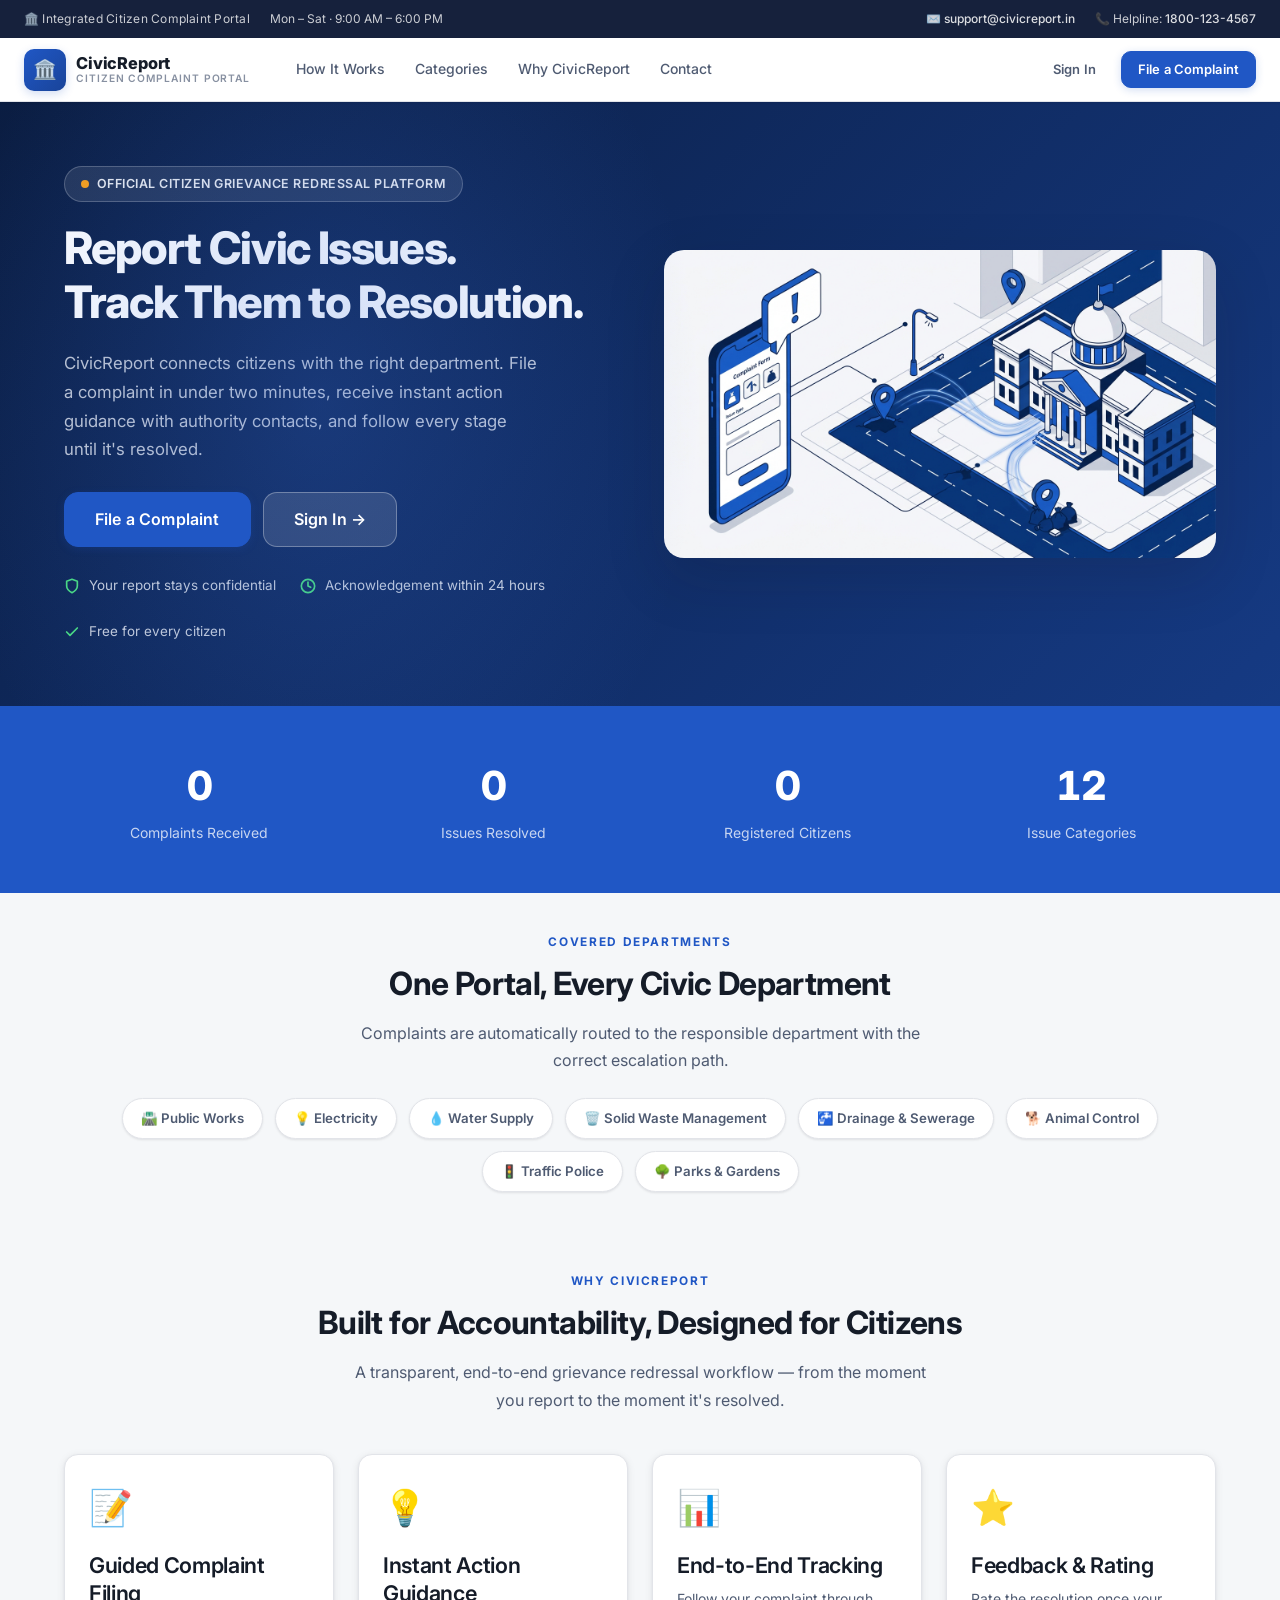
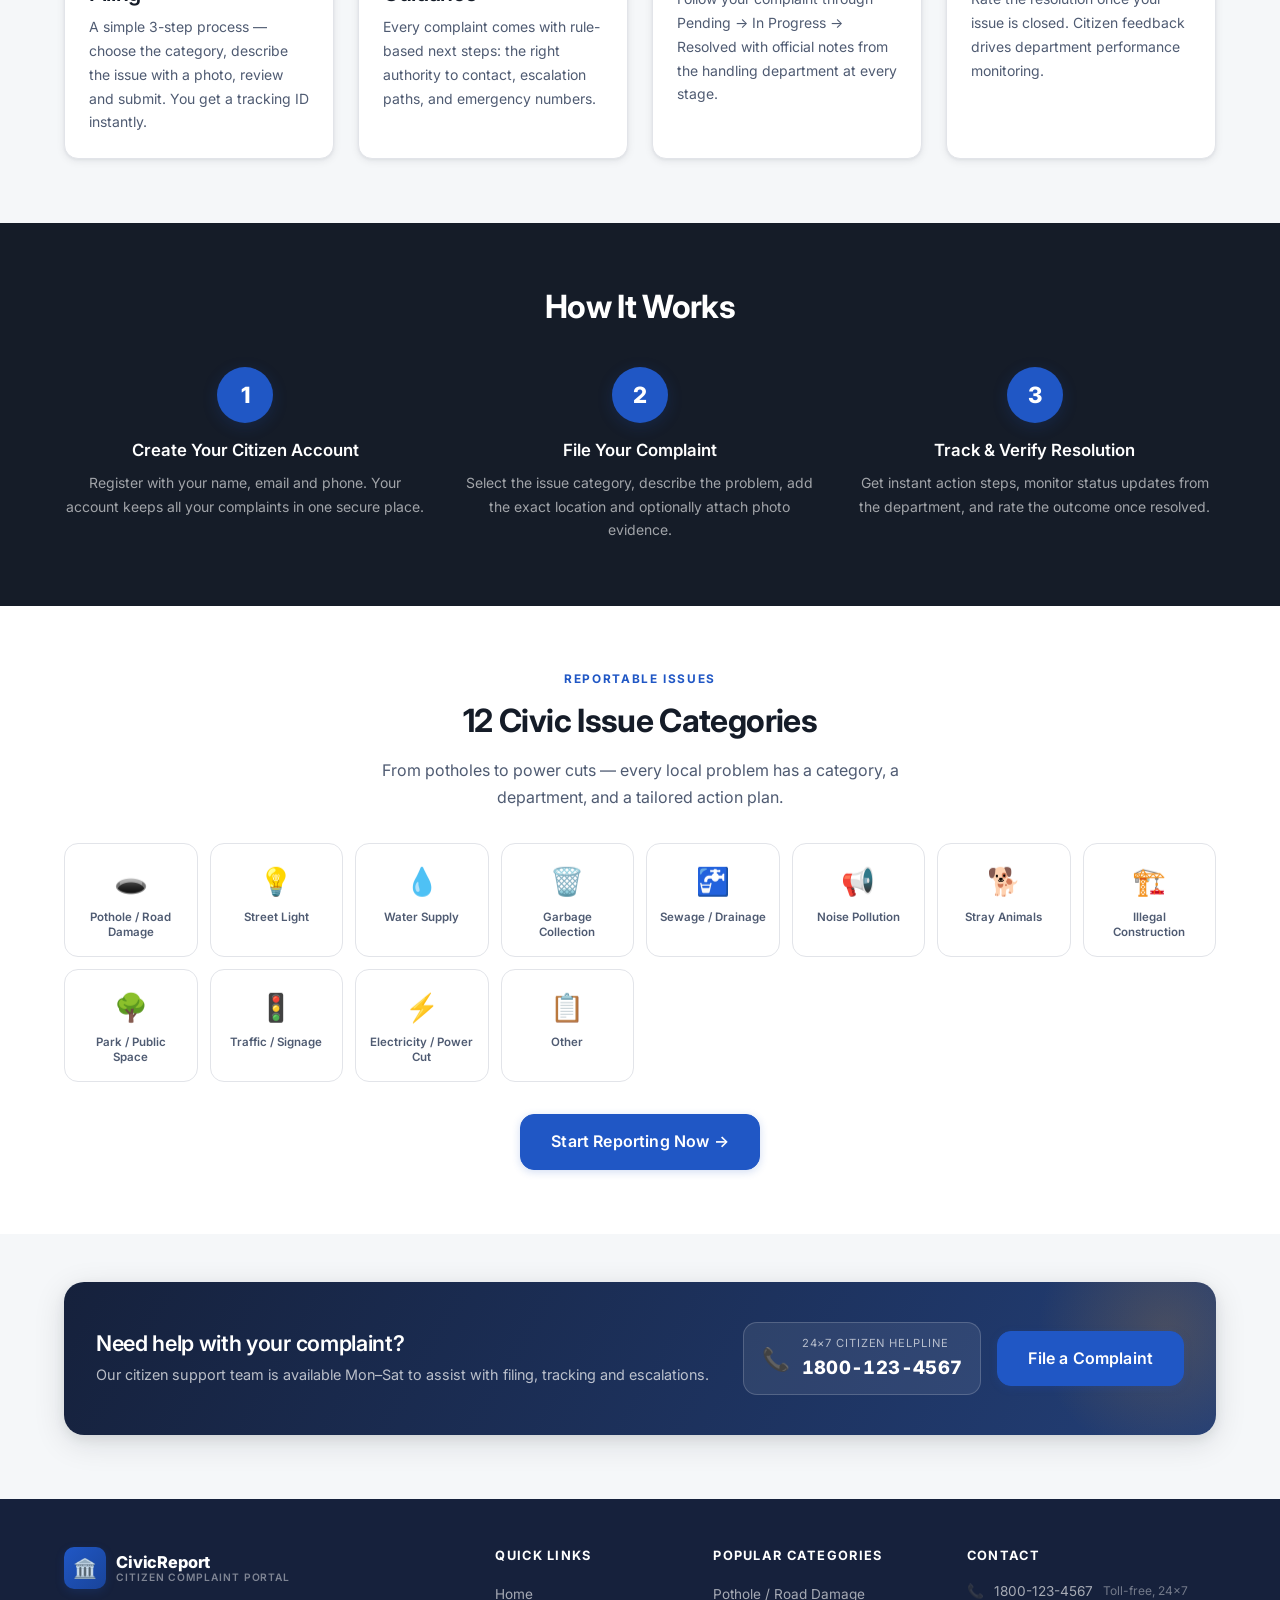
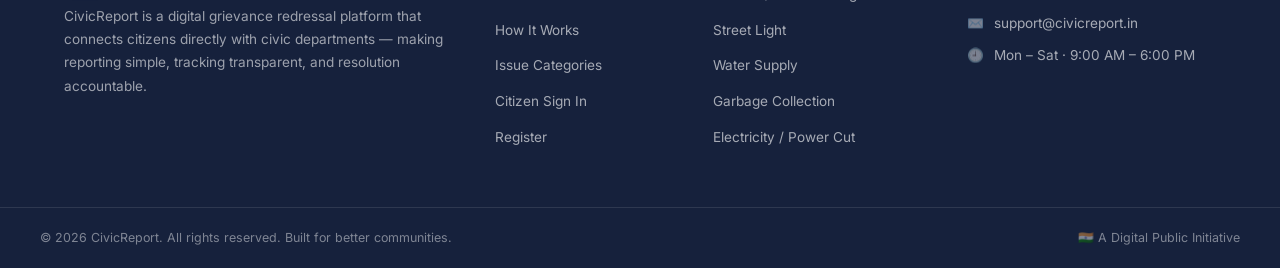
<file: index.html>
<!DOCTYPE html>
<html lang="en">
<head>
  <meta charset="UTF-8">
  <meta name="viewport" content="width=device-width, initial-scale=1.0">
  <title>CivicReport — Integrated Citizen Complaint Portal</title>
  <meta name="description" content="Official citizen complaint portal. Report local civic issues to the right department, receive instant action guidance, and track every complaint to resolution.">
  <link rel="stylesheet" href="css/style.css">
  <style>
    .section-title { text-align:center; }
    .section-title p { max-width:600px; margin:var(--sp-4) auto 0; }
    .counter { font-variant-numeric: tabular-nums; }
    .hero-img img { border-radius:var(--r-xl); box-shadow:var(--sh-xl); }
    .cat-tile-wrap { text-decoration:none; }
    .cat-tile {
      background:var(--c-surface); border:1.5px solid var(--c-border);
      border-radius:var(--r-lg); padding:var(--sp-4) var(--sp-3);
      text-align:center; transition:all var(--t-base); cursor:pointer; height:100%;
    }
    .cat-tile-wrap:hover .cat-tile { transform:translateY(-3px); box-shadow:var(--sh-md); }
    .cat-tile .ci { font-size:1.7rem; margin-bottom:6px; }
    .cat-tile .cn { font-size:0.72rem; font-weight:600; color:var(--c-text-2); line-height:1.3; }
  </style>
</head>
<body>

<!-- ── Utility Bar ────────────────────────────────────────── -->
<div class="utility-bar">
  <div class="utility-group">
    <span class="utility-tagline">🏛️ Integrated Citizen Complaint Portal</span>
    <span class="utility-hide-sm">Mon – Sat · 9:00 AM – 6:00 PM</span>
  </div>
  <div class="utility-group">
    <span class="utility-hide-sm">✉️ <a href="mailto:support@civicreport.in">support@civicreport.in</a></span>
    <span>📞 Helpline: <a href="tel:18001234567">1800-123-4567</a></span>
  </div>
</div>

<!-- ── Public Navbar ───────────────────────────────────────── -->
<nav class="public-nav" id="main-nav">
  <div style="display:flex;align-items:center;">
    <a href="index.html" class="brand-lockup" style="color:inherit;">
      <div class="brand-mark">🏛️</div>
      <div class="brand-text">
        <div class="brand-name">CivicReport</div>
        <div class="brand-sub">Citizen Complaint Portal</div>
      </div>
    </a>
    <div class="nav-menu">
      <a href="#how-it-works">How It Works</a>
      <a href="#categories">Categories</a>
      <a href="#features">Why CivicReport</a>
      <a href="#contact">Contact</a>
    </div>
  </div>
  <div class="nav-links" id="nav-actions">
    <a href="auth.html" class="btn btn-ghost btn-sm">Sign In</a>
    <a href="auth.html#register" class="btn btn-primary btn-sm" id="nav-report-btn">File a Complaint</a>
  </div>
</nav>

<!-- ── Hero ───────────────────────────────────────────────── -->
<section class="hero">
  <div class="container">
    <div class="hero-grid">
      <div>
        <span class="hero-chip"><span class="dot"></span> OFFICIAL CITIZEN GRIEVANCE REDRESSAL PLATFORM</span>
        <h1>Report Civic Issues.<br>Track Them to Resolution.</h1>
        <p>CivicReport connects citizens with the right department. File a complaint in under two minutes, receive instant action guidance with authority contacts, and follow every stage until it's resolved.</p>
        <div class="hero-cta">
          <a href="report.html" class="btn btn-primary btn-lg" id="hero-report-btn">File a Complaint</a>
          <a href="auth.html" class="btn btn-lg" style="background:hsla(0,0%,100%,.12);color:#fff;border:1.5px solid hsla(0,0%,100%,.3);" id="hero-login-btn">Sign In →</a>
        </div>
        <div class="trust-row">
          <div class="trust-item">
            <svg width="16" height="16" viewBox="0 0 24 24" fill="none" stroke="#4ade80" stroke-width="2.5" stroke-linecap="round" stroke-linejoin="round"><path d="M12 22s8-4 8-10V5l-8-3-8 3v7c0 6 8 10 8 10z"/></svg>
            Your report stays confidential
          </div>
          <div class="trust-item">
            <svg width="16" height="16" viewBox="0 0 24 24" fill="none" stroke="#4ade80" stroke-width="2.5" stroke-linecap="round" stroke-linejoin="round"><circle cx="12" cy="12" r="10"/><polyline points="12 6 12 12 16 14"/></svg>
            Acknowledgement within 24 hours
          </div>
          <div class="trust-item">
            <svg width="16" height="16" viewBox="0 0 24 24" fill="none" stroke="#4ade80" stroke-width="2.5" stroke-linecap="round" stroke-linejoin="round"><path d="M20 6L9 17l-5-5"/></svg>
            Free for every citizen
          </div>
        </div>
      </div>
      <div class="hero-img">
        <img src="assets/hero.jpg" alt="Citizen complaint management portal illustration" loading="eager">
      </div>
    </div>
  </div>
</section>

<!-- ── Live Portal Statistics ─────────────────────────────── -->
<section class="stats-section" id="stats-section">
  <div class="container">
    <div class="stats-row">
      <div>
        <div class="stats-num counter" id="stat-complaints" data-target="0">0</div>
        <div class="stats-lbl">Complaints Received</div>
      </div>
      <div>
        <div class="stats-num counter" id="stat-resolved" data-target="0">0</div>
        <div class="stats-lbl">Issues Resolved</div>
      </div>
      <div>
        <div class="stats-num counter" id="stat-citizens" data-target="0">0</div>
        <div class="stats-lbl">Registered Citizens</div>
      </div>
      <div>
        <div class="stats-num counter" id="stat-categories" data-target="12">0</div>
        <div class="stats-lbl">Issue Categories</div>
      </div>
    </div>
  </div>
</section>

<!-- ── Departments Covered ────────────────────────────────── -->
<section class="dept-strip">
  <div class="container">
    <div class="section-title">
      <span class="section-eyebrow">Covered Departments</span>
      <h2>One Portal, Every Civic Department</h2>
      <p>Complaints are automatically routed to the responsible department with the correct escalation path.</p>
    </div>
    <div class="dept-row">
      <span class="dept-pill">🛣️ Public Works</span>
      <span class="dept-pill">💡 Electricity</span>
      <span class="dept-pill">💧 Water Supply</span>
      <span class="dept-pill">🗑️ Solid Waste Management</span>
      <span class="dept-pill">🚰 Drainage &amp; Sewerage</span>
      <span class="dept-pill">🐕 Animal Control</span>
      <span class="dept-pill">🚦 Traffic Police</span>
      <span class="dept-pill">🌳 Parks &amp; Gardens</span>
    </div>
  </div>
</section>

<!-- ── Features ───────────────────────────────────────────── -->
<section class="features" id="features">
  <div class="container">
    <div class="section-title">
      <span class="section-eyebrow">Why CivicReport</span>
      <h2>Built for Accountability, Designed for Citizens</h2>
      <p>A transparent, end-to-end grievance redressal workflow — from the moment you report to the moment it's resolved.</p>
    </div>
    <div class="features-grid">
      <div class="feature-card">
        <div class="feature-icon">📝</div>
        <h3>Guided Complaint Filing</h3>
        <p>A simple 3-step process — choose the category, describe the issue with a photo, review and submit. You get a tracking ID instantly.</p>
      </div>
      <div class="feature-card">
        <div class="feature-icon">💡</div>
        <h3>Instant Action Guidance</h3>
        <p>Every complaint comes with rule-based next steps: the right authority to contact, escalation paths, and emergency numbers.</p>
      </div>
      <div class="feature-card">
        <div class="feature-icon">📊</div>
        <h3>End-to-End Tracking</h3>
        <p>Follow your complaint through Pending → In Progress → Resolved with official notes from the handling department at every stage.</p>
      </div>
      <div class="feature-card">
        <div class="feature-icon">⭐</div>
        <h3>Feedback &amp; Rating</h3>
        <p>Rate the resolution once your issue is closed. Citizen feedback drives department performance monitoring.</p>
      </div>
    </div>
  </div>
</section>

<!-- ── How It Works ───────────────────────────────────────── -->
<section class="how-it-works" id="how-it-works">
  <div class="container">
    <h2>How It Works</h2>
    <div class="steps-row">
      <div class="how-step">
        <div class="how-step-num">1</div>
        <h4>Create Your Citizen Account</h4>
        <p>Register with your name, email and phone. Your account keeps all your complaints in one secure place.</p>
      </div>
      <div class="how-step">
        <div class="how-step-num">2</div>
        <h4>File Your Complaint</h4>
        <p>Select the issue category, describe the problem, add the exact location and optionally attach photo evidence.</p>
      </div>
      <div class="how-step">
        <div class="how-step-num">3</div>
        <h4>Track &amp; Verify Resolution</h4>
        <p>Get instant action steps, monitor status updates from the department, and rate the outcome once resolved.</p>
      </div>
    </div>
  </div>
</section>

<!-- ── Categories ─────────────────────────────────────────── -->
<section id="categories" style="padding:var(--sp-16) 0;background:var(--c-surface);">
  <div class="container">
    <div class="section-title">
      <span class="section-eyebrow">Reportable Issues</span>
      <h2>12 Civic Issue Categories</h2>
      <p>From potholes to power cuts — every local problem has a category, a department, and a tailored action plan.</p>
    </div>
    <div id="cats-grid" style="display:grid;grid-template-columns:repeat(auto-fill,minmax(130px,1fr));gap:var(--sp-3);margin-top:var(--sp-8);"></div>
    <div style="text-align:center;margin-top:var(--sp-8);">
      <a href="auth.html#register" class="btn btn-primary btn-lg" id="start-reporting-btn">Start Reporting Now →</a>
    </div>
  </div>
</section>

<!-- ── Helpline CTA Band ──────────────────────────────────── -->
<div class="cta-band" id="contact">
  <div class="cta-band-inner">
    <div>
      <h3>Need help with your complaint?</h3>
      <p>Our citizen support team is available Mon–Sat to assist with filing, tracking and escalations.</p>
    </div>
    <div style="display:flex;gap:var(--sp-4);align-items:center;flex-wrap:wrap;">
      <div class="helpline-box">
        <span style="font-size:1.4rem;">📞</span>
        <div>
          <div class="hl-lbl">24×7 Citizen Helpline</div>
          <div class="hl-num">1800-123-4567</div>
        </div>
      </div>
      <a href="auth.html#register" class="btn btn-primary btn-lg">File a Complaint</a>
    </div>
  </div>
</div>

<!-- ── Footer ─────────────────────────────────────────────── -->
<footer class="portal-footer">
  <div class="footer-grid">
    <div class="footer-col">
      <div class="footer-brand brand-lockup">
        <div class="brand-mark">🏛️</div>
        <div class="brand-text">
          <div class="brand-name">CivicReport</div>
          <div class="brand-sub">Citizen Complaint Portal</div>
        </div>
      </div>
      <p>CivicReport is a digital grievance redressal platform that connects citizens directly with civic departments — making reporting simple, tracking transparent, and resolution accountable.</p>
    </div>
    <div class="footer-col">
      <h5>Quick Links</h5>
      <ul>
        <li><a href="index.html">Home</a></li>
        <li><a href="#how-it-works">How It Works</a></li>
        <li><a href="#categories">Issue Categories</a></li>
        <li><a href="auth.html">Citizen Sign In</a></li>
        <li><a href="auth.html#register">Register</a></li>
      </ul>
    </div>
    <div class="footer-col">
      <h5>Popular Categories</h5>
      <ul>
        <li><a href="#categories">Pothole / Road Damage</a></li>
        <li><a href="#categories">Street Light</a></li>
        <li><a href="#categories">Water Supply</a></li>
        <li><a href="#categories">Garbage Collection</a></li>
        <li><a href="#categories">Electricity / Power Cut</a></li>
      </ul>
    </div>
    <div class="footer-col">
      <h5>Contact</h5>
      <ul class="footer-contact">
        <li><span class="fc-icon">📞</span> 1800-123-4567<br><span style="font-size:0.75rem;color:hsla(0,0%,100%,.4);">Toll-free, 24×7</span></li>
        <li><span class="fc-icon">✉️</span> support@civicreport.in</li>
        <li><span class="fc-icon">🕘</span> Mon – Sat · 9:00 AM – 6:00 PM</li>
      </ul>
    </div>
  </div>
  <div class="footer-bottom">
    <div class="footer-bottom-inner">
      <span>© 2026 CivicReport. All rights reserved. Built for better communities.</span>
      <span class="footer-flag">🇮🇳 A Digital Public Initiative</span>
    </div>
  </div>
</footer>

<div id="toast-container"></div>

<script src="js/data.js"></script>
<script src="js/auth.js"></script>
<script src="js/app.js"></script>
<script>
  document.addEventListener('DOMContentLoaded', () => {
    DB.init();

    // Redirect nav state if already logged in
    if (Auth.isAuthenticated()) {
      const navActions = document.getElementById('nav-actions');
      if (navActions) {
        const u = Auth.getCurrentUser();
        navActions.innerHTML = `
          <span style="font-size:0.85rem;color:var(--c-text-2);">👋 ${App.esc(u.name)}</span>
          <a href="${u.role === 'admin' ? 'admin.html' : 'dashboard.html'}" class="btn btn-primary btn-sm">My Dashboard →</a>
        `;
      }
      document.getElementById('hero-report-btn')?.setAttribute('href', 'report.html');
      document.getElementById('hero-login-btn')?.setAttribute('href', Auth.isAdmin() ? 'admin.html' : 'dashboard.html');
      document.getElementById('nav-report-btn')?.setAttribute('href', 'report.html');
      document.getElementById('start-reporting-btn')?.setAttribute('href', 'report.html');
    }

    // Live portal statistics (from real data, no demo numbers)
    const cStats = DB.Complaints.stats();
    document.getElementById('stat-complaints').dataset.target = cStats.total;
    document.getElementById('stat-resolved').dataset.target   = cStats.resolved;
    document.getElementById('stat-citizens').dataset.target   = DB.Users.count();
    document.getElementById('stat-categories').dataset.target = DB.Categories.all().length;

    // Render category grid
    const grid = document.getElementById('cats-grid');
    if (grid) {
      const cats = DB.Categories.all();
      grid.innerHTML = cats.map(c => `
        <a href="auth.html" class="cat-tile-wrap">
          <div class="cat-tile"
               onmouseover="this.style.borderColor='${c.color}';this.style.background='${c.color}10';"
               onmouseout="this.style.borderColor='var(--c-border)';this.style.background='var(--c-surface)';">
            <div class="ci">${c.icon}</div>
            <div class="cn">${App.esc(c.name)}</div>
          </div>
        </a>
      `).join('');
    }

    // Animated counters (respect reduced motion)
    const reduceMotion = window.matchMedia('(prefers-reduced-motion: reduce)').matches;
    const counters = document.querySelectorAll('.counter');
    const observer = new IntersectionObserver((entries) => {
      entries.forEach(entry => {
        if (!entry.isIntersecting) return;
        const el = entry.target;
        const target = parseInt(el.dataset.target) || 0;
        if (reduceMotion || target === 0) { el.textContent = target.toLocaleString(); observer.unobserve(el); return; }
        let start = 0;
        const step = Math.ceil(target / 60);
        const timer = setInterval(() => {
          start = Math.min(start + step, target);
          el.textContent = start.toLocaleString();
          if (start >= target) clearInterval(timer);
        }, 25);
        observer.unobserve(el);
      });
    }, { threshold: 0.4 });
    counters.forEach(c => observer.observe(c));
  });
</script>
</body>
</html>
</file>
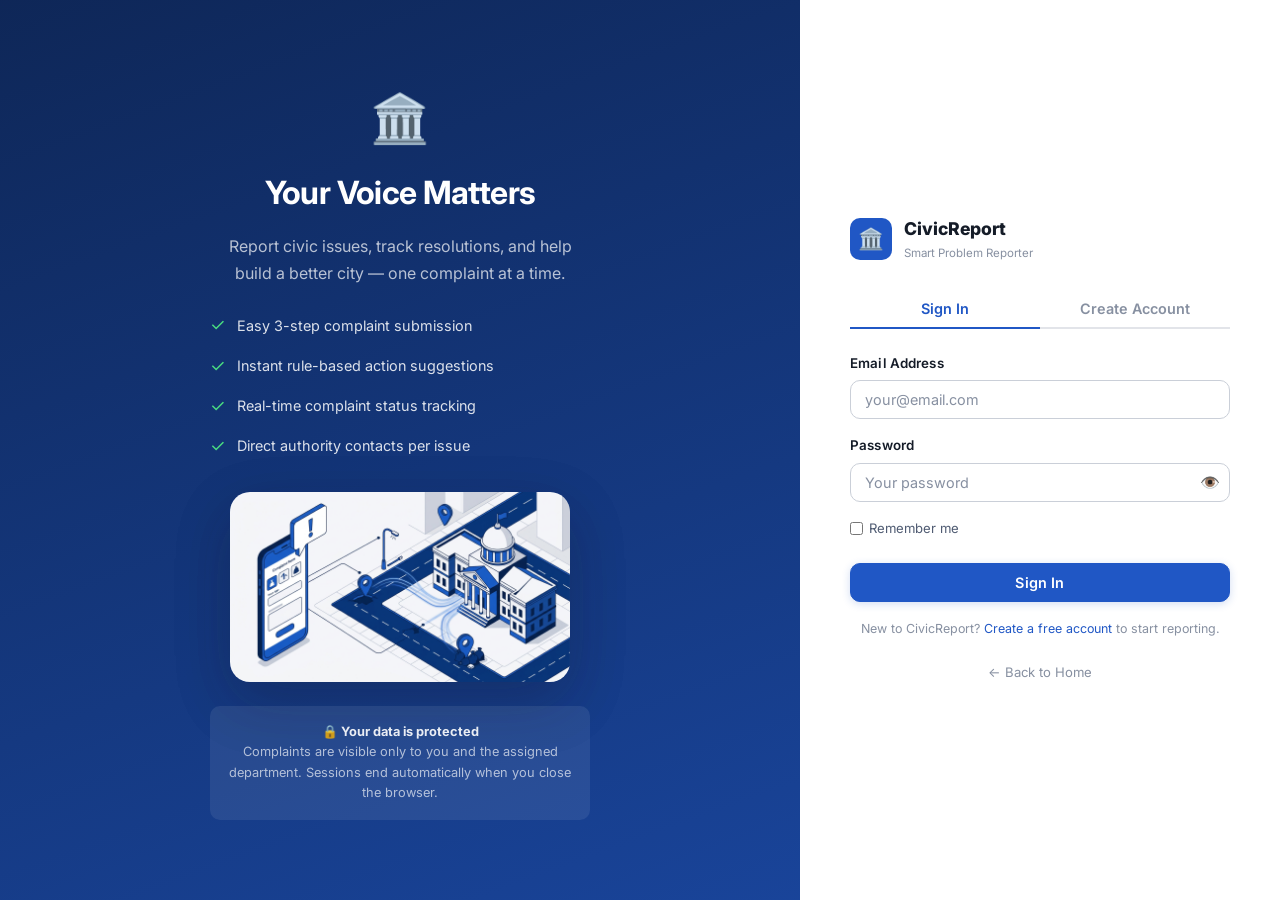
<file: auth.html>
<!DOCTYPE html>
<html lang="en">
<head>
  <meta charset="UTF-8">
  <meta name="viewport" content="width=device-width, initial-scale=1.0">
  <title>Sign In — CivicReport</title>
  <meta name="description" content="Sign in or create a free CivicReport account to report local civic issues and track resolutions.">
  <link rel="stylesheet" href="css/style.css">
</head>
<body>

<div class="auth-page">

  <!-- ── Left Panel ─────────────────────────────────────────── -->
  <div class="auth-left">
    <div class="auth-left-content">
      <div style="font-size:3rem;margin-bottom:var(--sp-4);">🏛️</div>
      <h2>Your Voice Matters</h2>
      <p style="margin:var(--sp-4) 0 var(--sp-6);">Report civic issues, track resolutions, and help build a better city — one complaint at a time.</p>
      <div style="display:flex;flex-direction:column;gap:var(--sp-3);text-align:left;">
        <div style="display:flex;align-items:center;gap:var(--sp-3);color:hsla(0,0%,100%,.85);font-size:0.9rem;">
          <span style="color:#4ade80;font-size:1.1rem;flex-shrink:0;">✓</span>
          <span>Easy 3-step complaint submission</span>
        </div>
        <div style="display:flex;align-items:center;gap:var(--sp-3);color:hsla(0,0%,100%,.85);font-size:0.9rem;">
          <span style="color:#4ade80;font-size:1.1rem;flex-shrink:0;">✓</span>
          <span>Instant rule-based action suggestions</span>
        </div>
        <div style="display:flex;align-items:center;gap:var(--sp-3);color:hsla(0,0%,100%,.85);font-size:0.9rem;">
          <span style="color:#4ade80;font-size:1.1rem;flex-shrink:0;">✓</span>
          <span>Real-time complaint status tracking</span>
        </div>
        <div style="display:flex;align-items:center;gap:var(--sp-3);color:hsla(0,0%,100%,.85);font-size:0.9rem;">
          <span style="color:#4ade80;font-size:1.1rem;flex-shrink:0;">✓</span>
          <span>Direct authority contacts per issue</span>
        </div>
      </div>
      <div class="auth-left-img" style="margin-top:var(--sp-8);">
        <img src="assets/hero.jpg" alt="CivicReport platform" style="border-radius:var(--r-xl);width:100%;box-shadow:var(--sh-xl);">
      </div>
      <div style="margin-top:var(--sp-6);padding:var(--sp-4);background:hsla(0,0%,100%,.08);border-radius:var(--r-md);font-size:0.8rem;color:hsla(0,0%,100%,.65);line-height:1.6;">
        <strong style="color:hsla(0,0%,100%,.9);">🔒 Your data is protected</strong><br>
        Complaints are visible only to you and the assigned department. Sessions end automatically when you close the browser.
      </div>
    </div>
  </div>

  <!-- ── Right Panel ────────────────────────────────────────── -->
  <div class="auth-right">
    <div class="auth-card">
      <!-- Logo -->
      <div class="auth-logo">
        <div class="auth-logo-icon">🏛️</div>
        <div>
          <div class="auth-logo-text">CivicReport</div>
          <div style="font-size:0.72rem;color:var(--c-text-3);">Smart Problem Reporter</div>
        </div>
      </div>

      <!-- Tabs -->
      <div class="tab-bar" role="tablist">
        <button class="tab-btn active" id="tab-login-btn" role="tab" aria-selected="true" aria-controls="login-tab" onclick="switchTab('login')">Sign In</button>
        <button class="tab-btn" id="tab-register-btn" role="tab" aria-selected="false" aria-controls="register-tab" onclick="switchTab('register')">Create Account</button>
      </div>

      <!-- LOGIN TAB -->
      <div class="tab-content active" id="login-tab" role="tabpanel">
        <div class="form-group">
          <label class="form-label" for="login-email">Email Address</label>
          <input type="email" class="form-control" id="login-email" placeholder="your@email.com" autocomplete="email">
          <span class="form-error" id="login-email-err"></span>
        </div>
        <div class="form-group">
          <label class="form-label" for="login-password">Password</label>
          <div style="position:relative;">
            <input type="password" class="form-control" id="login-password" placeholder="Your password" autocomplete="current-password" style="padding-right:44px;">
            <button type="button" onclick="togglePwd('login-password',this)" style="position:absolute;right:10px;top:50%;transform:translateY(-50%);background:none;border:none;cursor:pointer;font-size:1rem;color:var(--c-text-3);">👁️</button>
          </div>
          <span class="form-error" id="login-password-err"></span>
        </div>
        <div style="display:flex;align-items:center;justify-content:space-between;font-size:0.82rem;">
          <label style="display:flex;align-items:center;gap:6px;cursor:pointer;color:var(--c-text-2);">
            <input type="checkbox" id="remember-me"> Remember me
          </label>
        </div>
        <button class="btn btn-primary w-full" id="login-submit" style="width:100%;margin-top:var(--sp-2);">Sign In</button>
        <p style="font-size:0.78rem;color:var(--c-text-3);text-align:center;margin:0;">New to CivicReport? <a href="#register" onclick="switchTab('register')">Create a free account</a> to start reporting.</p>
      </div>

      <!-- REGISTER TAB -->
      <div class="tab-content" id="register-tab" role="tabpanel">
        <div class="form-row">
          <div class="form-group">
            <label class="form-label" for="reg-name">Full Name <span class="req">*</span></label>
            <input type="text" class="form-control" id="reg-name" placeholder="Your full name" autocomplete="name">
            <span class="form-error" id="reg-name-err"></span>
          </div>
          <div class="form-group">
            <label class="form-label" for="reg-phone">Phone Number</label>
            <input type="tel" class="form-control" id="reg-phone" placeholder="9876543210" autocomplete="tel">
          </div>
        </div>
        <div class="form-group">
          <label class="form-label" for="reg-email">Email Address <span class="req">*</span></label>
          <input type="email" class="form-control" id="reg-email" placeholder="your@email.com" autocomplete="email">
          <span class="form-error" id="reg-email-err"></span>
        </div>
        <div class="form-row">
          <div class="form-group">
            <label class="form-label" for="reg-password">Password <span class="req">*</span></label>
            <div style="position:relative;">
              <input type="password" class="form-control" id="reg-password" placeholder="Min. 6 characters" autocomplete="new-password" style="padding-right:44px;">
              <button type="button" onclick="togglePwd('reg-password',this)" style="position:absolute;right:10px;top:50%;transform:translateY(-50%);background:none;border:none;cursor:pointer;font-size:1rem;color:var(--c-text-3);">👁️</button>
            </div>
            <span class="form-error" id="reg-password-err"></span>
          </div>
          <div class="form-group">
            <label class="form-label" for="reg-confirm">Confirm Password <span class="req">*</span></label>
            <input type="password" class="form-control" id="reg-confirm" placeholder="Repeat password" autocomplete="new-password">
            <span class="form-error" id="reg-confirm-err"></span>
          </div>
        </div>
        <div class="form-group">
          <label class="form-label" for="reg-role">Account Type <span class="req">*</span></label>
          <select class="form-control" id="reg-role">
            <option value="user">👤 Citizen — Report &amp; Track Issues</option>
            <option value="admin">🏛️ Department Admin — Manage Complaints</option>
          </select>
        </div>
        <button class="btn btn-primary w-full" id="register-submit" style="width:100%;">Create Account</button>
        <p style="font-size:0.75rem;text-align:center;color:var(--c-text-3);">By registering, you agree to use this platform responsibly for legitimate civic complaints.</p>
      </div>

      <!-- Back to home -->
      <div style="text-align:center;margin-top:var(--sp-5);">
        <a href="index.html" style="font-size:0.82rem;color:var(--c-text-3);">← Back to Home</a>
      </div>
    </div>
  </div>
</div>

<div id="toast-container"></div>

<script src="js/data.js"></script>
<script src="js/auth.js"></script>
<script src="js/app.js"></script>
<script>
  document.addEventListener('DOMContentLoaded', () => {
    DB.init();
    Auth.redirectIfAuth();

    // Check URL hash for direct register link
    if (window.location.hash === '#register') switchTab('register');

    // ── Login Submit ─────────────────────────────────────────
    document.getElementById('login-submit').addEventListener('click', () => {
      const email    = document.getElementById('login-email').value.trim();
      const password = document.getElementById('login-password').value;
      let valid = true;

      clearErrors();
      if (!email) { showError('login-email-err', 'Email is required'); valid = false; }
      else if (!/^[^\s@]+@[^\s@]+\.[^\s@]+$/.test(email)) { showError('login-email-err', 'Enter a valid email'); valid = false; }
      if (!password) { showError('login-password-err', 'Password is required'); valid = false; }
      if (!valid) return;

      const btn = document.getElementById('login-submit');
      btn.disabled = true;
      btn.textContent = 'Signing in…';

      setTimeout(() => {
        const result = Auth.login(email, password);
        if (result.ok) {
          App.toast('success', 'Welcome back!', `Hello, ${result.user.name}!`);
          setTimeout(() => {
            window.location.href = result.user.role === 'admin' ? 'admin.html' : 'dashboard.html';
          }, 800);
        } else {
          btn.disabled = false;
          btn.textContent = 'Sign In';
          App.toast('error', 'Login failed', result.error);
          document.getElementById('login-email').classList.add('error');
          document.getElementById('login-password').classList.add('error');
        }
      }, 300);
    });

    // Enter key login
    document.getElementById('login-password').addEventListener('keydown', e => {
      if (e.key === 'Enter') document.getElementById('login-submit').click();
    });

    // ── Register Submit ──────────────────────────────────────
    document.getElementById('register-submit').addEventListener('click', () => {
      const name     = document.getElementById('reg-name').value.trim();
      const email    = document.getElementById('reg-email').value.trim();
      const phone    = document.getElementById('reg-phone').value.trim();
      const password = document.getElementById('reg-password').value;
      const confirm  = document.getElementById('reg-confirm').value;
      const role     = document.getElementById('reg-role').value;
      let valid = true;

      clearErrors();
      if (!name)    { showError('reg-name-err', 'Full name is required'); valid = false; }
      if (!email)   { showError('reg-email-err', 'Email is required'); valid = false; }
      else if (!/^[^\s@]+@[^\s@]+\.[^\s@]+$/.test(email)) { showError('reg-email-err', 'Enter a valid email'); valid = false; }
      if (!password) { showError('reg-password-err', 'Password is required'); valid = false; }
      else if (password.length < 6) { showError('reg-password-err', 'Password must be at least 6 characters'); valid = false; }
      if (password !== confirm) { showError('reg-confirm-err', 'Passwords do not match'); valid = false; }
      if (!valid) return;

      const btn = document.getElementById('register-submit');
      btn.disabled = true;
      btn.textContent = 'Creating account…';

      setTimeout(() => {
        const result = Auth.register(name, email, password, phone, role);
        if (result.ok) {
          App.toast('success', 'Account created!', `Welcome to CivicReport, ${name}!`);
          setTimeout(() => {
            window.location.href = role === 'admin' ? 'admin.html' : 'dashboard.html';
          }, 800);
        } else {
          btn.disabled = false;
          btn.textContent = 'Create Account';
          App.toast('error', 'Registration failed', result.error);
          document.getElementById('reg-email').classList.add('error');
        }
      }, 300);
    });
  });

  function switchTab(tab) {
    document.querySelectorAll('.tab-btn').forEach(b => { b.classList.remove('active'); b.setAttribute('aria-selected','false'); });
    document.querySelectorAll('.tab-content').forEach(c => c.classList.remove('active'));
    document.getElementById('tab-' + tab + '-btn').classList.add('active');
    document.getElementById('tab-' + tab + '-btn').setAttribute('aria-selected','true');
    document.getElementById(tab + '-tab').classList.add('active');
    clearErrors();
  }

  function showError(id, msg) {
    const el = document.getElementById(id);
    if (el) { el.textContent = msg; el.classList.add('visible'); }
  }

  function clearErrors() {
    document.querySelectorAll('.form-error').forEach(e => { e.textContent = ''; e.classList.remove('visible'); });
    document.querySelectorAll('.form-control').forEach(i => i.classList.remove('error'));
  }

  function togglePwd(inputId, btn) {
    const input = document.getElementById(inputId);
    if (input.type === 'password') { input.type = 'text'; btn.textContent = '🙈'; }
    else { input.type = 'password'; btn.textContent = '👁️'; }
  }
</script>
</body>
</html>
</file>
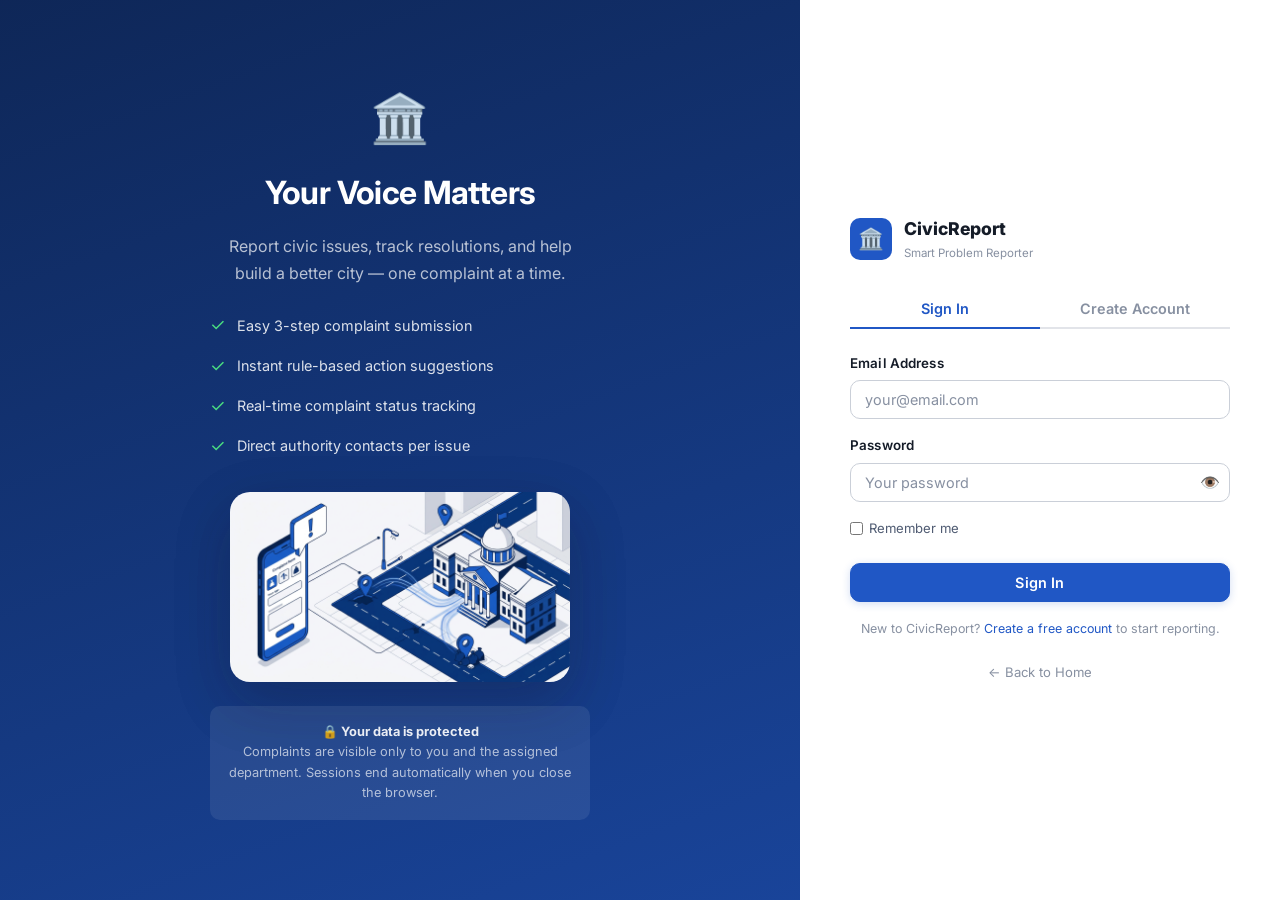
<file: dashboard.html>
<!DOCTYPE html>
<html lang="en">
<head>
  <meta charset="UTF-8">
  <meta name="viewport" content="width=device-width, initial-scale=1.0">
  <title>Dashboard — CivicReport</title>
  <meta name="description" content="Your CivicReport citizen dashboard. Track complaints and report new issues.">
  <link rel="stylesheet" href="css/style.css">
</head>
<body>
<div class="app-layout">

  <!-- ── Sidebar ─────────────────────────────────────────── -->
  <aside class="sidebar" id="app-sidebar" aria-label="Sidebar navigation">
    <div class="sidebar-logo">
      <div class="sidebar-logo-icon">🏛️</div>
      <div>
        <div class="sidebar-logo-text">CivicReport</div>
        <div class="sidebar-logo-sub">Citizen Portal</div>
      </div>
    </div>
    <nav class="sidebar-nav">
      <div class="sidebar-section-label">Main</div>
      <a href="dashboard.html" class="nav-item active" id="nav-overview">
        <span class="nav-icon">🏠</span> Overview
      </a>
      <a href="report.html" class="nav-item" id="nav-report">
        <span class="nav-icon">📝</span> Report Issue
      </a>
      <a href="complaints.html" class="nav-item" id="nav-complaints">
        <span class="nav-icon">📄</span> My Complaints
      </a>
    </nav>
    <div class="sidebar-footer">
      <div style="display:flex;align-items:center;gap:var(--sp-3);">
        <div class="user-avatar js-user-avatar" title="Profile">?</div>
        <div style="flex:1;overflow:hidden;">
          <div style="font-size:0.83rem;font-weight:600;color:#fff;white-space:nowrap;overflow:hidden;text-overflow:ellipsis;" class="js-user-name">Loading…</div>
          <div style="font-size:0.7rem;color:var(--c-sidebar-text);" class="js-user-email">—</div>
        </div>
        <button class="btn btn-ghost btn-sm js-logout" style="color:hsla(0,0%,100%,.5);padding:4px 8px;font-size:0.75rem;" title="Logout">↩</button>
      </div>
    </div>
  </aside>
  <div class="sidebar-overlay" id="sidebar-overlay"></div>

  <!-- ── Main Content ───────────────────────────────────── -->
  <div class="main-content">
    <!-- Topbar -->
    <header class="topbar">
      <div style="display:flex;align-items:center;gap:var(--sp-3);">
        <button class="btn btn-ghost btn-icon sidebar-toggle" id="sidebar-toggle" aria-label="Toggle sidebar">☰</button>
        <span class="topbar-title">Overview</span>
      </div>
      <div class="topbar-right">
        <span style="font-size:0.82rem;color:var(--c-text-3);" id="topbar-date"></span>
        <div class="user-avatar js-user-avatar" title="Profile" style="cursor:default;">?</div>
      </div>
    </header>

    <!-- Page Body -->
    <main class="page-body" id="page-main">
      <!-- Welcome -->
      <div style="margin-bottom:var(--sp-7);">
        <h2 style="margin-bottom:4px;">Welcome back, <span class="js-user-name" style="color:var(--c-primary);">Citizen</span>! 👋</h2>
        <p style="margin:0;font-size:0.9rem;">Here's your complaint activity summary. Ready to report another issue?</p>
        <div style="display:flex;gap:var(--sp-3);margin-top:var(--sp-5);flex-wrap:wrap;">
          <a href="report.html" class="btn btn-primary" id="quick-report-btn">+ Report New Issue</a>
          <a href="complaints.html" class="btn btn-outline" id="view-all-btn">My Complaints →</a>
        </div>
      </div>

      <!-- Stats -->
      <div class="stats-grid" style="margin-bottom:var(--sp-7);">
        <div class="stat-card total">
          <div class="stat-icon">📄</div>
          <div class="stat-value counter-val" id="dash-total">0</div>
          <div class="stat-label">Total Complaints</div>
        </div>
        <div class="stat-card pending">
          <div class="stat-icon">⏳</div>
          <div class="stat-value counter-val" id="dash-pending">0</div>
          <div class="stat-label">Pending</div>
        </div>
        <div class="stat-card progress">
          <div class="stat-icon">⚙️</div>
          <div class="stat-value counter-val" id="dash-progress">0</div>
          <div class="stat-label">In Progress</div>
        </div>
        <div class="stat-card resolved">
          <div class="stat-icon">✅</div>
          <div class="stat-value counter-val" id="dash-resolved">0</div>
          <div class="stat-label">Resolved</div>
        </div>
      </div>

      <!-- Two-column content -->
      <div style="display:grid;grid-template-columns:1.6fr 1fr;gap:var(--sp-5);align-items:start;" id="content-grid">

        <!-- Recent Complaints -->
        <div class="card">
          <div class="card-header">
            <span>Recent Complaints</span>
            <a href="complaints.html" class="btn btn-ghost btn-sm" style="font-size:0.78rem;">View All →</a>
          </div>
          <div id="recent-complaints-container">
            <div id="recent-empty" class="empty-state" style="padding:var(--sp-8);">
              <div class="empty-icon">📋</div>
              <h4>No complaints yet</h4>
              <p style="font-size:0.85rem;">You haven't submitted any complaints. Start by reporting an issue in your area.</p>
              <a href="report.html" class="btn btn-primary btn-sm" style="margin-top:var(--sp-4);">+ Report Your First Issue</a>
            </div>
            <div class="table-wrapper" id="recent-table-wrap" style="display:none;border:none;border-radius:0;">
              <table id="recent-table">
                <thead>
                  <tr>
                    <th>ID</th>
                    <th>Category</th>
                    <th>Title</th>
                    <th>Status</th>
                    <th>Date</th>
                  </tr>
                </thead>
                <tbody id="recent-tbody"></tbody>
              </table>
            </div>
          </div>
        </div>

        <!-- Right Column -->
        <div style="display:flex;flex-direction:column;gap:var(--sp-4);">
          <!-- Tip card -->
          <div class="card">
            <div class="card-header">💡 Smart Suggestions</div>
            <div class="card-body">
              <p style="font-size:0.85rem;margin:0 0 var(--sp-4);">When you report an issue, our system instantly provides <strong>rule-based action steps</strong> — including authority contacts, escalation paths, and emergency numbers.</p>
              <a href="report.html" class="btn btn-primary btn-sm" style="width:100%;text-align:center;">Try It Now →</a>
            </div>
          </div>
          <!-- Account info -->
          <div class="card">
            <div class="card-header">👤 Account</div>
            <div class="card-body" style="font-size:0.85rem;display:flex;flex-direction:column;gap:var(--sp-2);">
              <div style="display:flex;justify-content:space-between;"><span style="color:var(--c-text-3);">Name</span><span class="fw-600 js-user-name">—</span></div>
              <div style="display:flex;justify-content:space-between;"><span style="color:var(--c-text-3);">Email</span><span class="fw-600 js-user-email" style="font-size:0.8rem;">—</span></div>
              <div style="display:flex;justify-content:space-between;"><span style="color:var(--c-text-3);">Role</span><span class="badge badge-info">Citizen</span></div>
              <hr style="border:none;border-top:1px solid var(--c-border);margin:4px 0;">
              <button class="btn btn-ghost btn-sm js-logout" style="width:100%;color:var(--c-danger);border-color:var(--c-danger-bg);">Sign Out</button>
            </div>
          </div>
        </div>
      </div>
    </main>
  </div>
</div>

<div id="toast-container"></div>

<script src="js/data.js"></script>
<script src="js/auth.js"></script>
<script src="js/app.js"></script>
<script>
  document.addEventListener('DOMContentLoaded', () => {
    DB.init();
    if (!Auth.requireAuth()) return;

    App.populateUserUI();
    App.initSidebar();
    App.fadeIn('#page-main');

    // Date in topbar
    document.getElementById('topbar-date').textContent = new Date().toLocaleDateString('en-IN', { weekday:'short', day:'2-digit', month:'short', year:'numeric' });

    // Stats
    const user = Auth.getCurrentUser();
    const stats = DB.Complaints.statsByUser(user.id);
    animateCount('dash-total',    stats.total);
    animateCount('dash-pending',  stats.pending);
    animateCount('dash-progress', stats.progress);
    animateCount('dash-resolved', stats.resolved);

    // Recent complaints
    const recent = DB.Complaints.byUser(user.id).slice(0, 5);
    if (recent.length > 0) {
      document.getElementById('recent-empty').style.display = 'none';
      document.getElementById('recent-table-wrap').style.display = 'block';
      const tbody = document.getElementById('recent-tbody');
      tbody.innerHTML = recent.map(c => {
        const cat = DB.Categories.findById(c.categoryId);
        return `<tr>
          <td><code style="font-size:0.7rem;color:var(--c-text-3);">${c.id.slice(0,8).toUpperCase()}</code></td>
          <td style="font-size:0.8rem;">${cat ? cat.icon + ' ' + cat.name.split(' ')[0] : '—'}</td>
          <td style="max-width:160px;"><div style="font-size:0.83rem;white-space:nowrap;overflow:hidden;text-overflow:ellipsis;" title="${App.esc(c.title)}">${App.esc(c.title)}</div></td>
          <td>${App.statusBadge(c.statusId)}</td>
          <td style="font-size:0.78rem;white-space:nowrap;">${App.formatDate(c.createdAt)}</td>
        </tr>`;
      }).join('');
    }

    // Responsive grid for smaller screens
    function handleResize() {
      const grid = document.getElementById('content-grid');
      if (grid) {
        if (window.innerWidth < 900) grid.style.gridTemplateColumns = '1fr';
        else grid.style.gridTemplateColumns = '1.6fr 1fr';
      }
    }
    handleResize();
    window.addEventListener('resize', handleResize);
  });

  function animateCount(id, target) {
    const el = document.getElementById(id);
    if (!el) return;
    if (target === 0) { el.textContent = '0'; return; }
    let start = 0;
    const step = Math.max(1, Math.ceil(target / 30));
    const t = setInterval(() => {
      start = Math.min(start + step, target);
      el.textContent = start;
      if (start >= target) clearInterval(t);
    }, 30);
  }
</script>
</body>
</html>
</file>
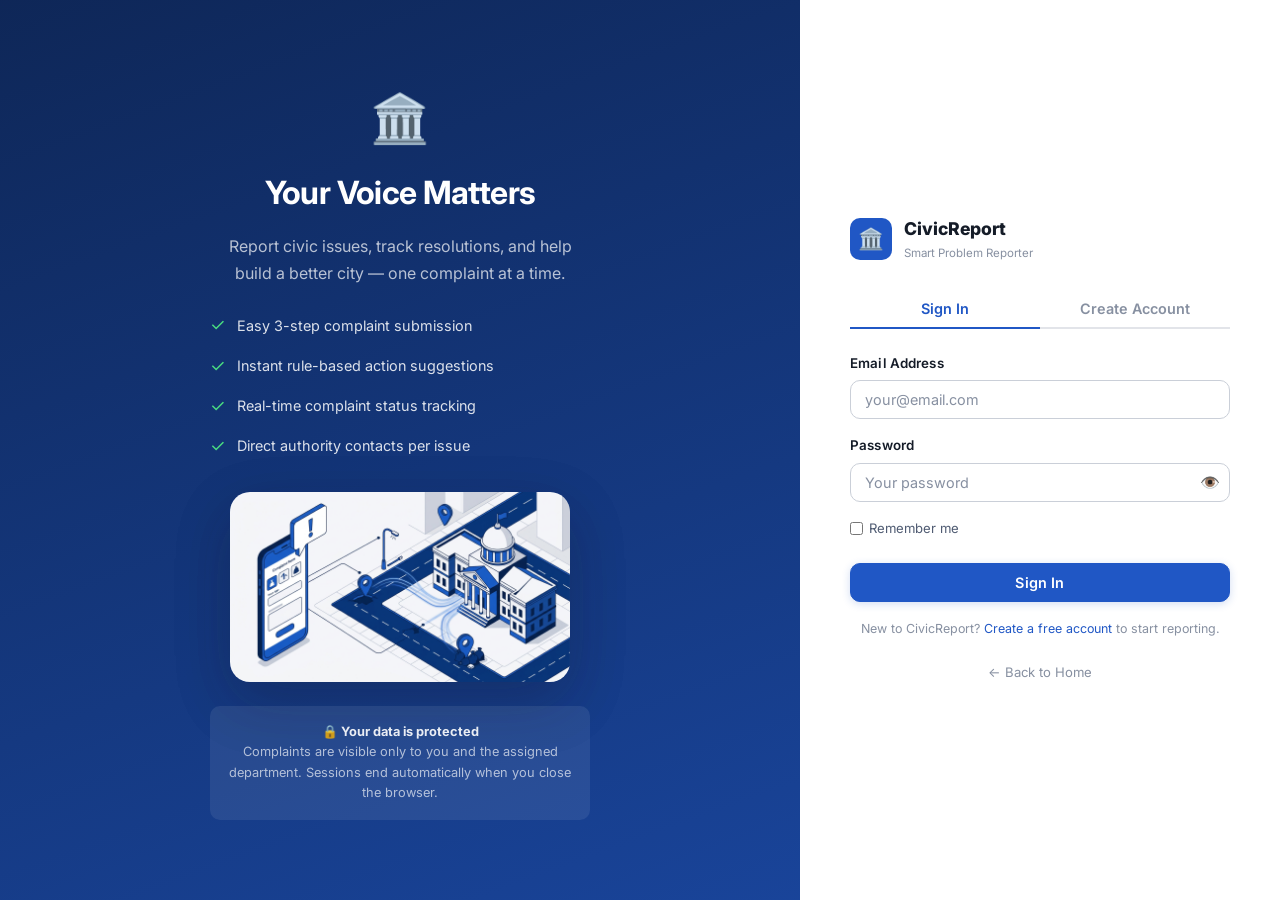
<file: report.html>
<!DOCTYPE html>
<html lang="en">
<head>
  <meta charset="UTF-8">
  <meta name="viewport" content="width=device-width, initial-scale=1.0">
  <title>Report Issue — CivicReport</title>
  <meta name="description" content="Report a local civic issue and receive instant action suggestions tailored to your problem.">
  <link rel="stylesheet" href="css/style.css">
</head>
<body>
<div class="app-layout">

  <!-- ── Sidebar ─────────────────────────────────────────── -->
  <aside class="sidebar" id="app-sidebar">
    <div class="sidebar-logo">
      <div class="sidebar-logo-icon">🏛️</div>
      <div>
        <div class="sidebar-logo-text">CivicReport</div>
        <div class="sidebar-logo-sub">Citizen Portal</div>
      </div>
    </div>
    <nav class="sidebar-nav">
      <div class="sidebar-section-label">Main</div>
      <a href="dashboard.html" class="nav-item"><span class="nav-icon">🏠</span> Overview</a>
      <a href="report.html" class="nav-item active"><span class="nav-icon">📝</span> Report Issue</a>
      <a href="complaints.html" class="nav-item"><span class="nav-icon">📄</span> My Complaints</a>
    </nav>
    <div class="sidebar-footer">
      <div style="display:flex;align-items:center;gap:var(--sp-3);">
        <div class="user-avatar js-user-avatar">?</div>
        <div style="flex:1;overflow:hidden;">
          <div style="font-size:0.83rem;font-weight:600;color:#fff;white-space:nowrap;overflow:hidden;text-overflow:ellipsis;" class="js-user-name">Loading…</div>
          <div style="font-size:0.7rem;color:var(--c-sidebar-text);" class="js-user-email">—</div>
        </div>
        <button class="btn btn-ghost btn-sm js-logout" style="color:hsla(0,0%,100%,.5);padding:4px 8px;font-size:0.75rem;" title="Logout">↩</button>
      </div>
    </div>
  </aside>
  <div class="sidebar-overlay" id="sidebar-overlay"></div>

  <div class="main-content">
    <header class="topbar">
      <div style="display:flex;align-items:center;gap:var(--sp-3);">
        <button class="btn btn-ghost btn-icon sidebar-toggle" id="sidebar-toggle">☰</button>
        <span class="topbar-title">Report Issue</span>
      </div>
      <div class="topbar-right">
        <div class="user-avatar js-user-avatar" style="cursor:default;">?</div>
      </div>
    </header>

    <main class="page-body" id="page-main" style="max-width:860px;">

      <!-- ── Success State (hidden by default) ──────────────── -->
      <div id="success-state" style="display:none;text-align:center;padding:var(--sp-12) var(--sp-6);">
        <div style="font-size:4rem;margin-bottom:var(--sp-5);">✅</div>
        <h2 style="color:var(--c-success);margin-bottom:var(--sp-3);">Complaint Submitted!</h2>
        <p style="max-width:440px;margin:0 auto var(--sp-3);">Your complaint has been recorded and will be reviewed by the authorities. You can track the status anytime from My Complaints.</p>
        <div style="font-family:monospace;font-size:0.9rem;background:var(--c-success-bg);color:var(--c-success);padding:10px 20px;border-radius:var(--r-full);display:inline-block;margin-bottom:var(--sp-7);font-weight:700;" id="success-id">ID: —</div>
        <div style="display:flex;gap:var(--sp-3);justify-content:center;flex-wrap:wrap;">
          <a href="complaints.html" class="btn btn-primary" id="view-complaints-btn">📄 View My Complaints</a>
          <button class="btn btn-outline" id="report-another-btn">+ Report Another Issue</button>
        </div>
      </div>

      <!-- ── Wizard ──────────────────────────────────────────── -->
      <div id="wizard-wrap">
        <!-- Step indicator -->
        <div class="step-wizard" id="step-indicator">
          <div class="step-item active" data-step="1">
            <div class="step-bubble">1</div>
            <div class="step-label">Category</div>
          </div>
          <div class="step-item" data-step="2">
            <div class="step-bubble">2</div>
            <div class="step-label">Describe</div>
          </div>
          <div class="step-item" data-step="3">
            <div class="step-bubble">3</div>
            <div class="step-label">Review</div>
          </div>
        </div>

        <!-- STEP 1: Category ─────────────────────────────────── -->
        <div id="step-1">
          <div class="card">
            <div class="card-header">Step 1 — What type of issue are you reporting?</div>
            <div class="card-body">
              <div class="category-grid" id="cat-grid"></div>
            </div>
          </div>

          <!-- Suggestion panel -->
          <div id="suggestion-area" style="margin-top:var(--sp-5);display:none;"></div>

          <div style="display:flex;justify-content:flex-end;margin-top:var(--sp-5);">
            <button class="btn btn-primary btn-lg" id="step1-next" disabled>Next: Describe Issue →</button>
          </div>
        </div>

        <!-- STEP 2: Details ──────────────────────────────────── -->
        <div id="step-2" style="display:none;">
          <div class="card">
            <div class="card-header">
              Step 2 — Describe your issue
              <span id="step2-cat-badge" style="font-size:0.8rem;color:var(--c-text-2);"></span>
            </div>
            <div class="card-body" style="display:flex;flex-direction:column;gap:var(--sp-4);">
              <div class="form-group">
                <label class="form-label" for="f-title">Complaint Title <span class="req">*</span></label>
                <input type="text" class="form-control" id="f-title" placeholder="Brief title (e.g. Large pothole on MG Road)" maxlength="100">
                <span class="form-error" id="f-title-err"></span>
              </div>
              <div class="form-group">
                <label class="form-label" for="f-desc">Description <span class="req">*</span></label>
                <textarea class="form-control" id="f-desc" placeholder="Describe the issue in detail — when did it start, how severe is it, who is affected?" rows="4"></textarea>
                <span class="form-error" id="f-desc-err"></span>
              </div>
              <div class="form-group">
                <label class="form-label" for="f-location">Location <span class="req">*</span></label>
                <div style="display:flex;gap:var(--sp-2);align-items:stretch;flex-wrap:wrap;">
                  <input type="text" class="form-control" id="f-location" placeholder="Street, area, landmark, city, pincode" style="flex:1;min-width:200px;">
                  <button type="button" class="btn btn-outline btn-sm" id="gps-btn" title="Detect my location using GPS" style="flex-shrink:0;">📡 Use my location</button>
                </div>
                <span class="form-error" id="f-location-err"></span>
                <!-- Google Map preview of the reported location -->
                <div class="map-frame-wrap" id="map-wrap" style="margin-top:var(--sp-3);display:none;">
                  <iframe id="map-frame" class="map-frame" title="Complaint location map" loading="lazy" referrerpolicy="no-referrer-when-downgrade" allowfullscreen></iframe>
                  <div class="map-meta">
                    <span id="map-coords" style="font-size:0.72rem;color:var(--c-text-3);font-family:monospace;"></span>
                    <a id="map-open-link" href="#" target="_blank" rel="noopener" style="font-size:0.78rem;font-weight:600;">Open in Google Maps →</a>
                  </div>
                </div>
                <div style="font-size:0.75rem;color:var(--c-text-3);margin-top:6px;">Type an address or use GPS — the map preview updates automatically.</div>
              </div>
              <div class="form-group">
                <label class="form-label">Photo (Optional)</label>
                <div class="upload-zone" id="upload-zone" onclick="document.getElementById('f-image').click();" ondragover="event.preventDefault();this.classList.add('dragover');" ondragleave="this.classList.remove('dragover');" ondrop="handleDrop(event);">
                  <input type="file" id="f-image" accept="image/*" onchange="handleImageSelect(this)">
                  <div id="upload-placeholder">
                    <div style="font-size:2.5rem;margin-bottom:var(--sp-2);">📷</div>
                    <div style="font-weight:600;color:var(--c-text-2);margin-bottom:4px;">Click to upload or drag & drop</div>
                    <div style="font-size:0.8rem;color:var(--c-text-3);">PNG, JPG, GIF · Max 5MB</div>
                  </div>
                </div>
                <div class="upload-preview" id="upload-preview" style="display:none;margin-top:var(--sp-3);border-radius:var(--r-md);overflow:hidden;max-height:200px;position:relative;">
                  <img id="preview-img" src="" alt="Preview" style="width:100%;object-fit:cover;">
                  <button onclick="clearImage()" style="position:absolute;top:8px;right:8px;background:hsla(0,0%,0%,.6);color:#fff;border:none;border-radius:50%;width:28px;height:28px;cursor:pointer;font-size:0.8rem;" title="Remove image">✕</button>
                </div>
              </div>
            </div>
          </div>
          <div style="display:flex;justify-content:space-between;margin-top:var(--sp-5);">
            <button class="btn btn-ghost" id="step2-back">← Previous</button>
            <button class="btn btn-primary btn-lg" id="step2-next">Review Complaint →</button>
          </div>
        </div>

        <!-- STEP 3: Review ───────────────────────────────────── -->
        <div id="step-3" style="display:none;">
          <div class="card" style="margin-bottom:var(--sp-5);">
            <div class="card-header">Step 3 — Review your complaint before submitting</div>
            <div class="card-body" style="display:flex;flex-direction:column;gap:var(--sp-4);">
              <div id="review-image" style="display:none;border-radius:var(--r-md);overflow:hidden;max-height:200px;">
                <img id="review-img" src="" alt="Complaint photo" style="width:100%;object-fit:cover;">
              </div>
              <div style="display:grid;grid-template-columns:1fr 1fr;gap:var(--sp-4);">
                <div>
                  <div style="font-size:0.75rem;color:var(--c-text-3);font-weight:600;letter-spacing:.04em;text-transform:uppercase;margin-bottom:4px;">Category</div>
                  <div id="review-cat" style="font-weight:600;font-size:0.95rem;"></div>
                </div>
                <div>
                  <div style="font-size:0.75rem;color:var(--c-text-3);font-weight:600;letter-spacing:.04em;text-transform:uppercase;margin-bottom:4px;">Status</div>
                  <span class="badge badge-pending">Pending (After Submit)</span>
                </div>
              </div>
              <div>
                <div style="font-size:0.75rem;color:var(--c-text-3);font-weight:600;letter-spacing:.04em;text-transform:uppercase;margin-bottom:4px;">Title</div>
                <div id="review-title" style="font-weight:600;font-size:0.95rem;"></div>
              </div>
              <div>
                <div style="font-size:0.75rem;color:var(--c-text-3);font-weight:600;letter-spacing:.04em;text-transform:uppercase;margin-bottom:4px;">Description</div>
                <div id="review-desc" style="font-size:0.875rem;color:var(--c-text-2);line-height:1.6;"></div>
              </div>
              <div>
                <div style="font-size:0.75rem;color:var(--c-text-3);font-weight:600;letter-spacing:.04em;text-transform:uppercase;margin-bottom:4px;">Location</div>
                <div id="review-loc" style="font-size:0.875rem;color:var(--c-text-2);">📍 </div>
                <div class="map-frame-wrap" id="review-map-wrap" style="margin-top:var(--sp-3);display:none;">
                  <iframe id="review-map-frame" class="map-frame" title="Reviewed complaint location map" loading="lazy" referrerpolicy="no-referrer-when-downgrade" allowfullscreen></iframe>
                </div>
              </div>
            </div>
          </div>

          <!-- Suggestion panel in review -->
          <div class="card" style="margin-bottom:var(--sp-5);">
            <div class="card-header">💡 Instant Action Suggestions</div>
            <div class="card-body" id="review-suggestion"></div>
          </div>

          <div style="display:flex;justify-content:space-between;align-items:center;flex-wrap:wrap;gap:var(--sp-3);">
            <button class="btn btn-ghost" id="step3-back">← Previous</button>
            <button class="btn btn-primary btn-lg" id="submit-btn" style="min-width:200px;">
              🚀 Submit Complaint
            </button>
          </div>
        </div>
      </div><!-- /wizard-wrap -->

    </main>
  </div>
</div>

<div id="toast-container"></div>

<script src="js/data.js"></script>
<script src="js/auth.js"></script>
<script src="js/app.js"></script>
<script src="js/suggestions.js"></script>
<script>
  let selectedCatId = null;
  let imageBase64 = null;
  let currentStep = 1;
  let mapCoords = null;        // { lat, lng } when captured via GPS
  let mapDebounce = null;

  document.addEventListener('DOMContentLoaded', () => {
    DB.init();
    if (!Auth.requireAuth()) return;
    App.populateUserUI();
    App.initSidebar();
    App.fadeIn('#page-main');
    renderCategories();
    bindNavigation();
    bindLocationMap();
  });

  // ── Google Map location preview & GPS ──────────────────────
  function bindLocationMap() {
    const locInput = document.getElementById('f-location');
    locInput.addEventListener('input', () => {
      clearTimeout(mapDebounce);
      mapDebounce = setTimeout(() => refreshMapPreview(locInput.value.trim()), 600);
    });
    document.getElementById('gps-btn').addEventListener('click', useMyLocation);
  }

  function mapQueryUrl() {
    // Prefer exact GPS coordinates, fall back to the typed address text
    const q = (mapCoords && Number.isFinite(mapCoords.lat))
      ? `${mapCoords.lat},${mapCoords.lng}`
      : encodeURIComponent(document.getElementById('f-location').value.trim());
    return { q, embed: `https://maps.google.com/maps?q=${q}&z=16&output=embed` };
  }

  function refreshMapPreview(address) {
    const wrap = document.getElementById('map-wrap');
    if (!address && !mapCoords) { wrap.style.display = 'none'; return; }
    const { q, embed } = mapQueryUrl();
    document.getElementById('map-frame').src = embed;
    document.getElementById('map-coords').textContent = mapCoords
      ? `📌 GPS pinned: ${mapCoords.lat.toFixed(6)}, ${mapCoords.lng.toFixed(6)}` : '';
    document.getElementById('map-open-link').href = `https://www.google.com/maps/search/?api=1&query=${q}`;
    wrap.style.display = 'block';
  }

  function useMyLocation() {
    if (!navigator.geolocation) {
      App.toast('error', 'GPS not supported', 'Your browser does not support location detection. Please type the address.');
      return;
    }
    const btn = document.getElementById('gps-btn');
    btn.disabled = true;
    btn.textContent = '⏳ Locating…';

    navigator.geolocation.getCurrentPosition(pos => {
      const { latitude: lat, longitude: lng } = pos.coords;
      mapCoords = { lat, lng };
      const input = document.getElementById('f-location');

      // Reverse-geocode coordinates into a readable address (free OSM service)
      fetch(`https://nominatim.openstreetmap.org/reverse?format=jsonv2&lat=${lat}&lon=${lng}`)
        .then(r => r.json())
        .then(d => { if (d && d.display_name) input.value = d.display_name; })
        .catch(() => {})
        .finally(() => {
          if (!input.value) input.value = `${lat.toFixed(6)}, ${lng.toFixed(6)}`;
          input.classList.remove('error');
          const err = document.getElementById('f-location-err');
          err.textContent = ''; err.classList.remove('visible');
          refreshMapPreview(input.value.trim());
          btn.disabled = false;
          btn.textContent = '📡 Use my location';
          App.toast('success', 'Location captured', 'Your current GPS position has been pinned on the map.');
        });
    }, err => {
      btn.disabled = false;
      btn.textContent = '📡 Use my location';
      App.toast('warning', 'Location unavailable', err.code === 1
        ? 'Please allow location access in your browser, or type the address manually.'
        : 'Could not detect your position. Please type the address manually.');
    }, { enableHighAccuracy: true, timeout: 12000 });
  }

  function renderCategories() {
    const grid = document.getElementById('cat-grid');
    const cats = DB.Categories.all();
    grid.innerHTML = cats.map(c => `
      <div class="category-card" data-id="${c.id}" id="cat-${c.id}" onclick="selectCategory('${c.id}','${App.esc(c.name)}','${c.icon}')" title="${c.name}">
        <div class="category-icon">${c.icon}</div>
        <div class="category-name">${c.name}</div>
      </div>
    `).join('');
  }

  function selectCategory(id, name, icon) {
    selectedCatId = id;
    document.querySelectorAll('.category-card').forEach(c => c.classList.remove('selected'));
    document.getElementById('cat-' + id).classList.add('selected');
    document.getElementById('step1-next').disabled = false;

    // Show suggestion panel
    const area = document.getElementById('suggestion-area');
    area.style.display = 'block';
    area.innerHTML = Suggestions.renderSuggestionPanel(id);

    document.getElementById('step2-cat-badge').textContent = icon + ' ' + name;
  }

  function bindNavigation() {
    document.getElementById('step1-next').addEventListener('click', () => {
      if (!selectedCatId) { App.toast('warning', 'Select a category', 'Please choose an issue type first.'); return; }
      goToStep(2);
    });

    document.getElementById('step2-back').addEventListener('click', () => goToStep(1));
    document.getElementById('step2-next').addEventListener('click', () => {
      if (!validateStep2()) return;
      populateReview();
      goToStep(3);
    });

    document.getElementById('step3-back').addEventListener('click', () => goToStep(2));

    document.getElementById('submit-btn').addEventListener('click', submitComplaint);

    document.getElementById('report-another-btn').addEventListener('click', () => {
      selectedCatId = null;
      imageBase64 = null;
      mapCoords = null;
      document.getElementById('f-title').value = '';
      document.getElementById('f-desc').value = '';
      document.getElementById('f-location').value = '';
      document.getElementById('map-wrap').style.display = 'none';
      document.getElementById('map-frame').removeAttribute('src');
      clearImage();
      document.querySelectorAll('.category-card').forEach(c => c.classList.remove('selected'));
      document.getElementById('suggestion-area').style.display = 'none';
      document.getElementById('step1-next').disabled = true;
      document.getElementById('success-state').style.display = 'none';
      document.getElementById('wizard-wrap').style.display = 'block';
      goToStep(1);
    });
  }

  function goToStep(n) {
    currentStep = n;
    [1, 2, 3].forEach(i => {
      document.getElementById('step-' + i).style.display = (i === n) ? 'block' : 'none';
    });
    // Update step indicator
    document.querySelectorAll('.step-item').forEach(item => {
      const s = parseInt(item.dataset.step);
      item.classList.remove('active', 'done');
      if (s < n)  item.classList.add('done');
      if (s === n) item.classList.add('active');
    });
    window.scrollTo({ top: 0, behavior: 'smooth' });
  }

  function validateStep2() {
    let valid = true;
    document.querySelectorAll('.form-error').forEach(e => { e.textContent = ''; e.classList.remove('visible'); });
    document.querySelectorAll('.form-control').forEach(i => i.classList.remove('error'));

    const title = document.getElementById('f-title').value.trim();
    const desc  = document.getElementById('f-desc').value.trim();
    const loc   = document.getElementById('f-location').value.trim();

    if (!title) { showFieldError('f-title', 'f-title-err', 'Title is required'); valid = false; }
    if (!desc || desc.length < 20) { showFieldError('f-desc', 'f-desc-err', 'Please provide at least 20 characters of description'); valid = false; }
    if (!loc)   { showFieldError('f-location', 'f-location-err', 'Location is required'); valid = false; }
    return valid;
  }

  function showFieldError(inputId, errId, msg) {
    document.getElementById(inputId)?.classList.add('error');
    const err = document.getElementById(errId);
    if (err) { err.textContent = msg; err.classList.add('visible'); }
  }

  function populateReview() {
    const cat = DB.Categories.findById(selectedCatId);
    document.getElementById('review-cat').innerHTML   = cat ? `${cat.icon} ${cat.name}` : '—';
    document.getElementById('review-title').textContent = document.getElementById('f-title').value.trim();
    document.getElementById('review-desc').textContent  = document.getElementById('f-desc').value.trim();
    document.getElementById('review-loc').innerHTML     = '📍 ' + App.esc(document.getElementById('f-location').value.trim());
    document.getElementById('review-suggestion').innerHTML = Suggestions.renderSuggestionPanel(selectedCatId);

    // Show Google Map preview of the reported location
    const { q, embed } = mapQueryUrl();
    const reviewWrap = document.getElementById('review-map-wrap');
    document.getElementById('review-map-frame').src = embed;
    reviewWrap.style.display = 'block';
    reviewWrap.dataset.query = q;

    if (imageBase64) {
      document.getElementById('review-image').style.display = 'block';
      document.getElementById('review-img').src = imageBase64;
    } else {
      document.getElementById('review-image').style.display = 'none';
    }
  }

  function submitComplaint() {
    const btn = document.getElementById('submit-btn');
    btn.disabled = true;
    btn.textContent = '⏳ Submitting…';

    const user = Auth.getCurrentUser();
    setTimeout(() => {
      const complaint = DB.Complaints.create({
        userId:      user.id,
        userName:    user.name,
        categoryId:  selectedCatId,
        title:       document.getElementById('f-title').value.trim(),
        description: document.getElementById('f-desc').value.trim(),
        location:    document.getElementById('f-location').value.trim(),
        image:       imageBase64,
        lat:         mapCoords ? mapCoords.lat : null,
        lng:         mapCoords ? mapCoords.lng : null,
      });
      document.getElementById('wizard-wrap').style.display = 'none';
      document.getElementById('success-state').style.display = 'block';
      document.getElementById('success-id').textContent = 'Complaint ID: ' + complaint.id.toUpperCase();
      window.scrollTo({ top: 0, behavior: 'smooth' });
      App.toast('success', 'Complaint submitted!', 'Your complaint has been recorded.');
    }, 600);
  }

  // ── Image handling ──────────────────────────────────────────
  function handleImageSelect(input) {
    const file = input.files[0];
    if (!file) return;
    if (file.size > 5 * 1024 * 1024) { App.toast('warning', 'File too large', 'Please upload an image under 5MB.'); return; }
    const reader = new FileReader();
    reader.onload = e => setPreview(e.target.result);
    reader.readAsDataURL(file);
  }

  function handleDrop(e) {
    e.preventDefault();
    document.getElementById('upload-zone').classList.remove('dragover');
    const file = e.dataTransfer.files[0];
    if (!file || !file.type.startsWith('image/')) { App.toast('error', 'Invalid file', 'Please drop an image file.'); return; }
    const reader = new FileReader();
    reader.onload = e => setPreview(e.target.result);
    reader.readAsDataURL(file);
  }

  function setPreview(src) {
    imageBase64 = src;
    document.getElementById('upload-placeholder').style.display = 'none';
    document.getElementById('upload-preview').style.display = 'block';
    document.getElementById('preview-img').src = src;
  }

  function clearImage() {
    imageBase64 = null;
    document.getElementById('f-image').value = '';
    document.getElementById('upload-placeholder').style.display = 'block';
    document.getElementById('upload-preview').style.display = 'none';
    document.getElementById('preview-img').src = '';
  }
</script>
</body>
</html>
</file>
<file: css/style.css>
/* ============================================================
   SMART CIVIC REPORTER — Design System
   ============================================================ */

/* ── Google Fonts ─────────────────────────────────────────── */
@import url('https://fonts.googleapis.com/css2?family=Inter:wght@300;400;500;600;700;800&display=swap');

/* ── CSS Custom Properties ───────────────────────────────── */
:root {
  /* Brand Colors */
  --c-primary:       hsl(220, 72%, 45%);
  --c-primary-lt:    hsl(220, 72%, 55%);
  --c-primary-dk:    hsl(220, 72%, 35%);
  --c-primary-bg:    hsl(220, 72%, 97%);
  --c-primary-10:    hsla(220, 72%, 45%, 0.10);
  --c-primary-20:    hsla(220, 72%, 45%, 0.20);

  --c-success:       hsl(142, 60%, 38%);
  --c-success-lt:    hsl(142, 60%, 48%);
  --c-success-bg:    hsl(142, 60%, 95%);

  --c-warning:       hsl(38, 92%, 50%);
  --c-warning-lt:    hsl(38, 92%, 60%);
  --c-warning-bg:    hsl(38, 92%, 95%);

  --c-danger:        hsl(4, 72%, 52%);
  --c-danger-lt:     hsl(4, 72%, 62%);
  --c-danger-bg:     hsl(4, 72%, 96%);

  --c-info:          hsl(195, 80%, 42%);
  --c-info-bg:       hsl(195, 80%, 95%);

  --c-orange:        hsl(24, 90%, 52%);
  --c-orange-bg:     hsl(24, 90%, 95%);

  /* Neutrals */
  --c-bg:            hsl(220, 25%, 97%);
  --c-surface:       hsl(0, 0%, 100%);
  --c-surface-2:     hsl(220, 20%, 98%);
  --c-border:        hsl(220, 15%, 90%);
  --c-border-dk:     hsl(220, 15%, 82%);

  --c-text:          hsl(220, 30%, 12%);
  --c-text-2:        hsl(220, 18%, 38%);
  --c-text-3:        hsl(220, 12%, 58%);
  --c-text-inv:      hsl(0, 0%, 100%);

  /* Sidebar */
  --c-sidebar:       hsl(220, 55%, 22%);
  --c-sidebar-lt:    hsl(220, 55%, 28%);
  --c-sidebar-text:  hsl(220, 30%, 85%);
  --c-sidebar-act:   hsl(220, 72%, 55%);

  /* Typography */
  --font-base: 'Inter', -apple-system, BlinkMacSystemFont, 'Segoe UI', sans-serif;

  /* Spacing */
  --sp-1: 4px;  --sp-2: 8px;  --sp-3: 12px; --sp-4: 16px;
  --sp-5: 20px; --sp-6: 24px; --sp-7: 28px; --sp-8: 32px;
  --sp-10: 40px; --sp-12: 48px; --sp-16: 64px;

  /* Radius */
  --r-sm: 6px; --r-md: 10px; --r-lg: 14px; --r-xl: 20px; --r-full: 9999px;

  /* Shadows */
  --sh-xs: 0 1px 3px hsla(220,30%,10%,.06), 0 1px 2px hsla(220,30%,10%,.04);
  --sh-sm: 0 2px 8px hsla(220,30%,10%,.08), 0 1px 3px hsla(220,30%,10%,.05);
  --sh-md: 0 4px 16px hsla(220,30%,10%,.10), 0 2px 6px hsla(220,30%,10%,.06);
  --sh-lg: 0 8px 32px hsla(220,30%,10%,.12), 0 4px 12px hsla(220,30%,10%,.07);
  --sh-xl: 0 20px 60px hsla(220,30%,10%,.15);

  /* Transitions */
  --ease: cubic-bezier(.4,0,.2,1);
  --t-fast: 150ms var(--ease);
  --t-base: 220ms var(--ease);
  --t-slow: 350ms var(--ease);

  /* Layout */
  --sidebar-w: 260px;
  --header-h: 64px;
  --content-max: 1200px;
}

/* ── Reset & Base ─────────────────────────────────────────── */
*, *::before, *::after { box-sizing: border-box; margin: 0; padding: 0; }

html { font-size: 16px; scroll-behavior: smooth; -webkit-font-smoothing: antialiased; }

body {
  font-family: var(--font-base);
  background: var(--c-bg);
  color: var(--c-text);
  line-height: 1.6;
  min-height: 100vh;
}

img { max-width: 100%; display: block; }
a  { color: var(--c-primary); text-decoration: none; }
a:hover { color: var(--c-primary-dk); }
button { cursor: pointer; font-family: var(--font-base); }
ul, ol { list-style: none; }
input, textarea, select { font-family: var(--font-base); }

/* ── Typography ──────────────────────────────────────────── */
h1 { font-size: clamp(1.9rem, 4vw, 2.8rem); font-weight: 800; line-height: 1.2; letter-spacing: -0.03em; }
h2 { font-size: clamp(1.4rem, 3vw, 2rem);   font-weight: 700; line-height: 1.25; letter-spacing: -0.02em; }
h3 { font-size: clamp(1.1rem, 2vw, 1.35rem); font-weight: 600; line-height: 1.3; letter-spacing: -0.015em; }
h4 { font-size: 1.05rem; font-weight: 600; line-height: 1.4; }
h5 { font-size: 0.9rem;  font-weight: 600; line-height: 1.4; }
p  { color: var(--c-text-2); line-height: 1.7; }

.text-sm  { font-size: 0.8125rem; }
.text-xs  { font-size: 0.75rem; }
.text-lg  { font-size: 1.125rem; }
.text-xl  { font-size: 1.25rem; }
.text-muted    { color: var(--c-text-3); }
.text-primary  { color: var(--c-primary); }
.text-success  { color: var(--c-success); }
.text-warning  { color: var(--c-warning); }
.text-danger   { color: var(--c-danger); }
.fw-500 { font-weight: 500; }
.fw-600 { font-weight: 600; }
.fw-700 { font-weight: 700; }

/* ── Layout Utilities ────────────────────────────────────── */
.container { width: 100%; max-width: var(--content-max); margin: 0 auto; padding: 0 var(--sp-6); }
.flex      { display: flex; }
.flex-col  { display: flex; flex-direction: column; }
.items-center { align-items: center; }
.justify-between { justify-content: space-between; }
.justify-center  { justify-content: center; }
.gap-1 { gap: var(--sp-1); } .gap-2 { gap: var(--sp-2); } .gap-3 { gap: var(--sp-3); }
.gap-4 { gap: var(--sp-4); } .gap-5 { gap: var(--sp-5); } .gap-6 { gap: var(--sp-6); }
.grid { display: grid; }
.mt-auto { margin-top: auto; }
.w-full { width: 100%; }
.hidden { display: none !important; }

/* ── Cards ───────────────────────────────────────────────── */
.card {
  background: var(--c-surface);
  border: 1px solid var(--c-border);
  border-radius: var(--r-lg);
  box-shadow: var(--sh-sm);
  overflow: hidden;
}
.card-body { padding: var(--sp-6); }
.card-header {
  padding: var(--sp-4) var(--sp-6);
  border-bottom: 1px solid var(--c-border);
  background: var(--c-surface-2);
  font-weight: 600;
  font-size: 0.9375rem;
  color: var(--c-text);
  display: flex;
  align-items: center;
  justify-content: space-between;
}
.card-footer {
  padding: var(--sp-4) var(--sp-6);
  border-top: 1px solid var(--c-border);
  background: var(--c-surface-2);
}

/* ── Buttons ─────────────────────────────────────────────── */
.btn {
  display: inline-flex;
  align-items: center;
  justify-content: center;
  gap: var(--sp-2);
  padding: 10px 22px;
  border-radius: var(--r-md);
  border: 1.5px solid transparent;
  font-size: 0.9rem;
  font-weight: 600;
  letter-spacing: 0.01em;
  transition: background var(--t-fast), border-color var(--t-fast),
              transform var(--t-fast), box-shadow var(--t-fast), color var(--t-fast);
  white-space: nowrap;
  position: relative;
  overflow: hidden;
}
.btn:active { transform: scale(0.97); }
.btn-icon { width: 38px; height: 38px; padding: 0; border-radius: var(--r-md); }

.btn-primary {
  background: var(--c-primary);
  color: var(--c-text-inv);
  border-color: var(--c-primary);
  box-shadow: 0 2px 8px var(--c-primary-20);
}
.btn-primary:hover {
  background: var(--c-primary-lt);
  border-color: var(--c-primary-lt);
  box-shadow: 0 4px 16px var(--c-primary-20);
  transform: translateY(-1px);
}

.btn-outline {
  background: transparent;
  color: var(--c-primary);
  border-color: var(--c-primary);
}
.btn-outline:hover {
  background: var(--c-primary-bg);
  transform: translateY(-1px);
}

.btn-ghost {
  background: transparent;
  color: var(--c-text-2);
  border-color: transparent;
}
.btn-ghost:hover { background: var(--c-border); color: var(--c-text); }

.btn-success {
  background: var(--c-success);
  color: #fff;
  border-color: var(--c-success);
}
.btn-success:hover { background: var(--c-success-lt); transform: translateY(-1px); }

.btn-danger {
  background: var(--c-danger);
  color: #fff;
  border-color: var(--c-danger);
}
.btn-danger:hover { background: var(--c-danger-lt); transform: translateY(-1px); }

.btn-sm { padding: 7px 16px; font-size: 0.8125rem; }
.btn-lg { padding: 14px 30px; font-size: 1rem; border-radius: var(--r-lg); }

.btn:disabled {
  opacity: 0.5;
  cursor: not-allowed;
  transform: none !important;
  box-shadow: none !important;
}

/* ── Badges / Status Pills ───────────────────────────────── */
.badge {
  display: inline-flex;
  align-items: center;
  gap: 5px;
  padding: 3px 10px;
  border-radius: var(--r-full);
  font-size: 0.72rem;
  font-weight: 600;
  letter-spacing: 0.03em;
  text-transform: uppercase;
}
.badge::before {
  content: '';
  width: 6px; height: 6px;
  border-radius: 50%;
  background: currentColor;
  opacity: 0.8;
}
.badge-pending  { background: var(--c-warning-bg);  color: hsl(38,80%,35%); }
.badge-progress { background: var(--c-primary-bg); color: var(--c-primary-dk); }
.badge-resolved { background: var(--c-success-bg); color: hsl(142,60%,28%); }
.badge-rejected { background: var(--c-danger-bg);  color: var(--c-danger); }
.badge-info     { background: var(--c-info-bg);    color: var(--c-info); }

/* ── Forms ───────────────────────────────────────────────── */
.form-group { display: flex; flex-direction: column; gap: 6px; }
.form-label {
  font-size: 0.8375rem;
  font-weight: 600;
  color: var(--c-text);
  letter-spacing: 0.01em;
}
.form-label span.req { color: var(--c-danger); margin-left: 2px; }

.form-control {
  width: 100%;
  padding: 10px 14px;
  border: 1.5px solid var(--c-border-dk);
  border-radius: var(--r-md);
  font-size: 0.9rem;
  color: var(--c-text);
  background: var(--c-surface);
  transition: border-color var(--t-fast), box-shadow var(--t-fast);
  outline: none;
}
.form-control:focus {
  border-color: var(--c-primary);
  box-shadow: 0 0 0 3px var(--c-primary-10);
}
.form-control::placeholder { color: var(--c-text-3); }
.form-control.error { border-color: var(--c-danger); box-shadow: 0 0 0 3px hsla(4,72%,52%,.10); }

.form-error { font-size: 0.78rem; color: var(--c-danger); display: none; }
.form-error.visible { display: block; }

textarea.form-control { resize: vertical; min-height: 100px; }

select.form-control { appearance: none; background-image: url("data:image/svg+xml,%3Csvg xmlns='http://www.w3.org/2000/svg' width='12' height='8' fill='none'%3E%3Cpath d='M1 1l5 5 5-5' stroke='%236b7280' stroke-width='1.5' stroke-linecap='round' stroke-linejoin='round'/%3E%3C/svg%3E"); background-repeat: no-repeat; background-position: right 12px center; padding-right: 36px; }

.form-row { display: grid; grid-template-columns: 1fr 1fr; gap: var(--sp-4); }
@media(max-width:600px){ .form-row { grid-template-columns: 1fr; } }

/* ── Tables ──────────────────────────────────────────────── */
.table-wrapper { overflow-x: auto; border-radius: var(--r-lg); border: 1px solid var(--c-border); }
table { width: 100%; border-collapse: collapse; background: var(--c-surface); }
thead { background: var(--c-surface-2); }
th {
  padding: 12px 16px;
  text-align: left;
  font-size: 0.78rem;
  font-weight: 600;
  color: var(--c-text-2);
  letter-spacing: 0.04em;
  text-transform: uppercase;
  border-bottom: 1px solid var(--c-border);
  white-space: nowrap;
}
td {
  padding: 13px 16px;
  font-size: 0.875rem;
  color: var(--c-text);
  border-bottom: 1px solid var(--c-border);
  vertical-align: middle;
}
tbody tr:last-child td { border-bottom: none; }
tbody tr { transition: background var(--t-fast); }
tbody tr:hover { background: var(--c-bg); }

/* ── Stat Cards ──────────────────────────────────────────── */
.stats-grid {
  display: grid;
  grid-template-columns: repeat(auto-fit, minmax(190px, 1fr));
  gap: var(--sp-5);
}
.stat-card {
  background: var(--c-surface);
  border: 1px solid var(--c-border);
  border-radius: var(--r-lg);
  padding: var(--sp-5) var(--sp-6);
  display: flex;
  flex-direction: column;
  gap: var(--sp-3);
  box-shadow: var(--sh-sm);
  transition: transform var(--t-base), box-shadow var(--t-base);
  position: relative;
  overflow: hidden;
}
.stat-card::before {
  content: '';
  position: absolute;
  top: 0; left: 0;
  width: 4px; height: 100%;
  border-radius: 4px 0 0 4px;
}
.stat-card.total::before   { background: var(--c-primary); }
.stat-card.pending::before { background: var(--c-warning); }
.stat-card.progress::before{ background: var(--c-info); }
.stat-card.resolved::before{ background: var(--c-success); }

.stat-card:hover { transform: translateY(-3px); box-shadow: var(--sh-md); }

.stat-icon {
  width: 44px; height: 44px;
  border-radius: var(--r-md);
  display: flex; align-items: center; justify-content: center;
  font-size: 1.25rem;
}
.stat-card.total   .stat-icon { background: var(--c-primary-bg); }
.stat-card.pending .stat-icon { background: var(--c-warning-bg); }
.stat-card.progress .stat-icon { background: var(--c-info-bg); }
.stat-card.resolved .stat-icon { background: var(--c-success-bg); }

.stat-value { font-size: 2rem; font-weight: 800; line-height: 1; letter-spacing: -0.03em; color: var(--c-text); }
.stat-label { font-size: 0.8rem; color: var(--c-text-3); font-weight: 500; }

/* ── Toasts ──────────────────────────────────────────────── */
#toast-container {
  position: fixed;
  top: var(--sp-5);
  right: var(--sp-5);
  z-index: 9999;
  display: flex;
  flex-direction: column;
  gap: var(--sp-2);
  pointer-events: none;
}
.toast {
  display: flex;
  align-items: flex-start;
  gap: var(--sp-3);
  padding: 14px 18px;
  border-radius: var(--r-lg);
  background: var(--c-surface);
  box-shadow: var(--sh-lg);
  border: 1px solid var(--c-border);
  min-width: 280px;
  max-width: 380px;
  pointer-events: all;
  animation: toastIn var(--t-slow) forwards;
  position: relative;
  overflow: hidden;
}
.toast::after {
  content: '';
  position: absolute;
  bottom: 0; left: 0;
  height: 3px;
  background: var(--c-primary);
  animation: toastBar 3s linear forwards;
  border-radius: 0 0 0 var(--r-lg);
}
.toast.success::after { background: var(--c-success); }
.toast.error::after   { background: var(--c-danger); }
.toast.warning::after { background: var(--c-warning); }

.toast-icon { font-size: 1.1rem; margin-top: 1px; flex-shrink: 0; }
.toast.success .toast-icon { filter: none; }
.toast-content { flex: 1; }
.toast-title   { font-size: 0.875rem; font-weight: 600; color: var(--c-text); }
.toast-msg     { font-size: 0.8rem; color: var(--c-text-2); margin-top: 2px; }

.toast.out { animation: toastOut var(--t-base) forwards; }

@keyframes toastIn  { from { opacity:0; transform:translateX(40px) scale(.95); } to { opacity:1; transform:none; } }
@keyframes toastOut { from { opacity:1; transform:none; } to { opacity:0; transform:translateX(40px) scale(.95); } }
@keyframes toastBar { from { width:100%; } to { width:0; } }

/* ── Modal ───────────────────────────────────────────────── */
.modal-overlay {
  position: fixed; inset: 0;
  background: hsla(220,30%,10%,.55);
  backdrop-filter: blur(4px);
  z-index: 8000;
  display: flex;
  align-items: center;
  justify-content: center;
  padding: var(--sp-4);
  opacity: 0;
  animation: fadeIn var(--t-base) forwards;
}
.modal {
  background: var(--c-surface);
  border-radius: var(--r-xl);
  box-shadow: var(--sh-xl);
  width: 100%;
  max-width: 520px;
  max-height: 90vh;
  overflow-y: auto;
  animation: slideUp var(--t-slow) forwards;
}
.modal-header {
  padding: var(--sp-5) var(--sp-6);
  border-bottom: 1px solid var(--c-border);
  display: flex;
  align-items: center;
  justify-content: space-between;
}
.modal-body   { padding: var(--sp-6); }
.modal-footer { padding: var(--sp-4) var(--sp-6); border-top: 1px solid var(--c-border); display: flex; gap: var(--sp-3); justify-content: flex-end; }

@keyframes fadeIn  { to { opacity:1; } }
@keyframes slideUp { from { transform:translateY(20px) scale(.98); opacity:0; } to { transform:none; opacity:1; } }

/* ── Sidebar Layout ──────────────────────────────────────── */
.app-layout {
  display: flex;
  min-height: 100vh;
}

.sidebar {
  width: var(--sidebar-w);
  background: var(--c-sidebar);
  display: flex;
  flex-direction: column;
  position: fixed;
  top: 0; left: 0; bottom: 0;
  z-index: 100;
  transition: transform var(--t-slow);
}

.sidebar-logo {
  padding: var(--sp-5) var(--sp-5);
  border-bottom: 1px solid hsla(0,0%,100%,.08);
  display: flex;
  align-items: center;
  gap: var(--sp-3);
}
.sidebar-logo-icon {
  width: 38px; height: 38px;
  background: var(--c-primary);
  border-radius: var(--r-md);
  display: flex; align-items: center; justify-content: center;
  font-size: 1.1rem;
  flex-shrink: 0;
}
.sidebar-logo-text { color: #fff; font-weight: 700; font-size: 0.95rem; line-height: 1.2; }
.sidebar-logo-sub  { color: var(--c-sidebar-text); font-size: 0.72rem; }

.sidebar-nav { padding: var(--sp-4) var(--sp-3); flex: 1; overflow-y: auto; }
.sidebar-section-label {
  font-size: 0.65rem;
  font-weight: 600;
  letter-spacing: 0.08em;
  text-transform: uppercase;
  color: hsla(220,30%,85%,.45);
  padding: var(--sp-3) var(--sp-3) var(--sp-2);
}
.nav-item {
  display: flex;
  align-items: center;
  gap: var(--sp-3);
  padding: 10px 12px;
  border-radius: var(--r-md);
  color: var(--c-sidebar-text);
  font-size: 0.875rem;
  font-weight: 500;
  transition: background var(--t-fast), color var(--t-fast);
  cursor: pointer;
  margin-bottom: 2px;
}
.nav-item:hover { background: hsla(0,0%,100%,.07); color: #fff; }
.nav-item.active { background: var(--c-primary); color: #fff; }
.nav-item .nav-icon { width: 20px; text-align: center; font-size: 1rem; }
.nav-badge { margin-left: auto; background: var(--c-danger); color: #fff; border-radius: var(--r-full); font-size: 0.65rem; font-weight: 700; min-width: 18px; height: 18px; display: flex; align-items: center; justify-content: center; padding: 0 5px; }

.sidebar-footer {
  padding: var(--sp-4) var(--sp-3);
  border-top: 1px solid hsla(0,0%,100%,.08);
}

.main-content {
  flex: 1;
  margin-left: var(--sidebar-w);
  display: flex;
  flex-direction: column;
  min-height: 100vh;
}

.topbar {
  height: var(--header-h);
  background: var(--c-surface);
  border-bottom: 1px solid var(--c-border);
  display: flex;
  align-items: center;
  justify-content: space-between;
  padding: 0 var(--sp-8);
  position: sticky;
  top: 0;
  z-index: 50;
  box-shadow: var(--sh-xs);
}
.topbar-title { font-weight: 700; font-size: 1.05rem; }
.topbar-right { display: flex; align-items: center; gap: var(--sp-3); }

.user-avatar {
  width: 36px; height: 36px;
  border-radius: 50%;
  background: var(--c-primary);
  color: #fff;
  display: flex; align-items: center; justify-content: center;
  font-weight: 700;
  font-size: 0.875rem;
  cursor: pointer;
  transition: opacity var(--t-fast);
}
.user-avatar:hover { opacity: .85; }

.page-body {
  flex: 1;
  padding: var(--sp-8);
}

/* ── Public Navbar ───────────────────────────────────────── */
.public-nav {
  background: var(--c-surface);
  border-bottom: 1px solid var(--c-border);
  padding: 0 var(--sp-6);
  height: 64px;
  display: flex;
  align-items: center;
  justify-content: space-between;
  position: sticky;
  top: 0;
  z-index: 100;
  box-shadow: var(--sh-xs);
}
.nav-brand {
  display: flex; align-items: center; gap: var(--sp-3);
  font-weight: 700; font-size: 1rem; color: var(--c-text);
}
.nav-brand-icon {
  width: 36px; height: 36px;
  background: var(--c-primary);
  border-radius: var(--r-md);
  display: flex; align-items: center; justify-content: center;
  font-size: 1rem;
}
.nav-links { display: flex; align-items: center; gap: var(--sp-2); }

/* ── Step Wizard ─────────────────────────────────────────── */
.step-wizard {
  display: flex;
  align-items: center;
  gap: 0;
  margin-bottom: var(--sp-8);
}
.step-item {
  display: flex;
  flex-direction: column;
  align-items: center;
  flex: 1;
  position: relative;
}
.step-item:not(:last-child)::after {
  content: '';
  position: absolute;
  top: 18px;
  left: 50%;
  width: 100%;
  height: 2px;
  background: var(--c-border);
  z-index: 0;
  transition: background var(--t-slow);
}
.step-item.done:not(:last-child)::after { background: var(--c-primary); }
.step-bubble {
  width: 38px; height: 38px;
  border-radius: 50%;
  border: 2px solid var(--c-border);
  background: var(--c-surface);
  display: flex; align-items: center; justify-content: center;
  font-weight: 700; font-size: 0.875rem;
  color: var(--c-text-3);
  z-index: 1;
  transition: all var(--t-base);
  position: relative;
}
.step-item.active .step-bubble { border-color: var(--c-primary); background: var(--c-primary); color: #fff; box-shadow: 0 0 0 4px var(--c-primary-10); }
.step-item.done   .step-bubble { border-color: var(--c-success); background: var(--c-success); color: #fff; }
.step-label { font-size: 0.72rem; font-weight: 600; color: var(--c-text-3); margin-top: 6px; text-align: center; letter-spacing: 0.02em; }
.step-item.active .step-label { color: var(--c-primary); }
.step-item.done   .step-label { color: var(--c-success); }

/* ── Category Grid ───────────────────────────────────────── */
.category-grid {
  display: grid;
  grid-template-columns: repeat(auto-fill, minmax(150px, 1fr));
  gap: var(--sp-4);
}
.category-card {
  border: 2px solid var(--c-border);
  border-radius: var(--r-lg);
  padding: var(--sp-5) var(--sp-4);
  text-align: center;
  cursor: pointer;
  transition: all var(--t-base);
  background: var(--c-surface);
  display: flex;
  flex-direction: column;
  align-items: center;
  gap: var(--sp-2);
}
.category-card:hover { border-color: var(--c-primary); background: var(--c-primary-bg); transform: translateY(-2px); box-shadow: var(--sh-sm); }
.category-card.selected { border-color: var(--c-primary); background: var(--c-primary-bg); box-shadow: 0 0 0 3px var(--c-primary-20); }
.category-icon { font-size: 2rem; line-height: 1; }
.category-name { font-size: 0.8rem; font-weight: 600; color: var(--c-text); }

/* ── Suggestion Panel ────────────────────────────────────── */
.suggestion-panel {
  border: 1.5px solid hsl(220,72%,80%);
  border-radius: var(--r-lg);
  background: var(--c-primary-bg);
  padding: var(--sp-5);
  animation: fadeIn var(--t-base) forwards;
}
.suggestion-header {
  display: flex;
  align-items: center;
  gap: var(--sp-3);
  margin-bottom: var(--sp-4);
}
.suggestion-header h4 { color: var(--c-primary-dk); }
.suggestion-icon { font-size: 1.5rem; }

.suggestion-item {
  display: flex;
  gap: var(--sp-3);
  padding: var(--sp-3);
  border-radius: var(--r-md);
  background: var(--c-surface);
  border: 1px solid var(--c-border);
  margin-bottom: var(--sp-2);
}
.suggestion-item:last-child { margin-bottom: 0; }
.suggestion-num {
  width: 26px; height: 26px; flex-shrink: 0;
  border-radius: 50%;
  background: var(--c-primary);
  color: #fff;
  font-size: 0.72rem;
  font-weight: 700;
  display: flex; align-items: center; justify-content: center;
}
.suggestion-text { font-size: 0.85rem; color: var(--c-text); line-height: 1.5; }
.suggestion-text strong { color: var(--c-primary); }

/* ── Complaint Cards ─────────────────────────────────────── */
.complaint-list { display: flex; flex-direction: column; gap: var(--sp-4); }
.complaint-card {
  background: var(--c-surface);
  border: 1px solid var(--c-border);
  border-radius: var(--r-lg);
  overflow: hidden;
  box-shadow: var(--sh-xs);
  transition: box-shadow var(--t-base), transform var(--t-base);
}
.complaint-card:hover { box-shadow: var(--sh-sm); transform: translateY(-1px); }

.complaint-card-header {
  padding: var(--sp-4) var(--sp-5);
  display: flex;
  align-items: center;
  justify-content: space-between;
  cursor: pointer;
  user-select: none;
}
.complaint-meta { display: flex; align-items: center; gap: var(--sp-3); flex-wrap: wrap; }
.complaint-id   { font-size: 0.78rem; color: var(--c-text-3); font-weight: 600; font-family: monospace; }
.complaint-body { padding: var(--sp-4) var(--sp-5) var(--sp-5); border-top: 1px solid var(--c-border); }
.complaint-desc { font-size: 0.875rem; color: var(--c-text-2); margin-bottom: var(--sp-4); line-height: 1.6; }

/* ── Filter Bar ──────────────────────────────────────────── */
.filter-bar {
  display: flex;
  gap: var(--sp-3);
  align-items: center;
  flex-wrap: wrap;
  padding: var(--sp-4) var(--sp-5);
  background: var(--c-surface);
  border: 1px solid var(--c-border);
  border-radius: var(--r-lg);
  margin-bottom: var(--sp-5);
}
.filter-bar select, .filter-bar input { padding: 8px 12px; font-size: 0.85rem; }
.filter-bar .search-wrap { flex: 1; min-width: 180px; position: relative; }
.filter-bar .search-wrap input { padding-left: 36px; }
.filter-bar .search-wrap::before { content: '🔍'; position: absolute; left: 10px; top: 50%; transform: translateY(-50%); font-size: 0.8rem; }

/* ── Chart containers ────────────────────────────────────── */
.chart-grid {
  display: grid;
  grid-template-columns: 1fr 1.6fr;
  gap: var(--sp-5);
  margin-bottom: var(--sp-5);
}
@media(max-width:768px){ .chart-grid { grid-template-columns: 1fr; } }
.chart-card { background: var(--c-surface); border: 1px solid var(--c-border); border-radius: var(--r-lg); padding: var(--sp-5); box-shadow: var(--sh-xs); }
.chart-card h4 { margin-bottom: var(--sp-4); font-size: 0.9rem; color: var(--c-text-2); }
canvas { max-height: 260px; }

/* ── Image Upload ────────────────────────────────────────── */
.upload-zone {
  border: 2px dashed var(--c-border-dk);
  border-radius: var(--r-lg);
  padding: var(--sp-8);
  text-align: center;
  cursor: pointer;
  transition: all var(--t-base);
  background: var(--c-surface);
}
.upload-zone:hover, .upload-zone.dragover {
  border-color: var(--c-primary);
  background: var(--c-primary-bg);
}
.upload-zone input { display: none; }
.upload-preview {
  margin-top: var(--sp-4);
  border-radius: var(--r-md);
  overflow: hidden;
  max-height: 200px;
}
.upload-preview img { width: 100%; object-fit: cover; }

/* ── Rating Stars ────────────────────────────────────────── */
.star-rating { display: flex; gap: 4px; }
.star-rating .star {
  font-size: 1.5rem;
  cursor: pointer;
  color: var(--c-border-dk);
  transition: color var(--t-fast), transform var(--t-fast);
}
.star-rating .star:hover, .star-rating .star.active { color: var(--c-warning); transform: scale(1.15); }

/* ── Admin Status Select ─────────────────────────────────── */
.status-select {
  padding: 5px 10px;
  border-radius: var(--r-full);
  border: 1.5px solid var(--c-border);
  font-size: 0.78rem;
  font-weight: 600;
  cursor: pointer;
  transition: all var(--t-fast);
  background: var(--c-surface);
}

/* ── Section Headers ─────────────────────────────────────── */
.section-header {
  display: flex;
  align-items: center;
  justify-content: space-between;
  margin-bottom: var(--sp-5);
}
.section-header h3 { margin: 0; }

/* ── Empty State ─────────────────────────────────────────── */
.empty-state {
  text-align: center;
  padding: var(--sp-16) var(--sp-8);
  color: var(--c-text-3);
}
.empty-icon { font-size: 3.5rem; margin-bottom: var(--sp-4); }
.empty-state h4 { color: var(--c-text-2); margin-bottom: var(--sp-2); }

/* ── Landing Page ────────────────────────────────────────── */
.hero {
  background: linear-gradient(135deg, hsl(220,72%,15%) 0%, hsl(220,72%,30%) 100%);
  color: #fff;
  padding: var(--sp-16) 0;
  overflow: hidden;
  position: relative;
}
.hero::before {
  content: '';
  position: absolute;
  top: -50%; left: -10%;
  width: 70%; height: 200%;
  background: radial-gradient(ellipse, hsla(220,72%,55%,.25) 0%, transparent 60%);
  pointer-events: none;
}
.hero-grid {
  display: grid;
  grid-template-columns: 1fr 1fr;
  gap: var(--sp-12);
  align-items: center;
}
@media(max-width:768px){ .hero-grid { grid-template-columns: 1fr; } .hero-img { display: none; } }

.hero h1 { color: #fff; margin-bottom: var(--sp-5); }
.hero p  { color: hsla(0,0%,100%,.75); font-size: 1.05rem; max-width: 480px; margin-bottom: var(--sp-7); }
.hero-cta { display: flex; gap: var(--sp-3); flex-wrap: wrap; }
.hero-img img { border-radius: var(--r-xl); box-shadow: var(--sh-xl); }

.features { padding: var(--sp-16) 0; }
.features-grid { display: grid; grid-template-columns: repeat(auto-fit, minmax(240px, 1fr)); gap: var(--sp-6); margin-top: var(--sp-10); }
.feature-card {
  background: var(--c-surface);
  border: 1px solid var(--c-border);
  border-radius: var(--r-lg);
  padding: var(--sp-6);
  box-shadow: var(--sh-sm);
  transition: transform var(--t-base), box-shadow var(--t-base);
}
.feature-card:hover { transform: translateY(-4px); box-shadow: var(--sh-md); }
.feature-icon { font-size: 2.2rem; margin-bottom: var(--sp-4); }
.feature-card h3 { margin-bottom: var(--sp-2); }
.feature-card p  { font-size: 0.875rem; }

.how-it-works { padding: var(--sp-16) 0; background: hsl(220,30%,12%); color: #fff; }
.how-it-works h2 { color: #fff; text-align: center; margin-bottom: var(--sp-10); }
.steps-row { display: grid; grid-template-columns: repeat(3, 1fr); gap: var(--sp-8); }
@media(max-width:640px){ .steps-row { grid-template-columns: 1fr; } }
.how-step { text-align: center; }
.how-step-num {
  width: 56px; height: 56px;
  border-radius: 50%;
  background: var(--c-primary);
  color: #fff;
  font-size: 1.4rem;
  font-weight: 800;
  display: flex; align-items: center; justify-content: center;
  margin: 0 auto var(--sp-4);
  box-shadow: 0 4px 16px var(--c-primary-20);
}
.how-step h4 { color: #fff; margin-bottom: var(--sp-2); }
.how-step p  { color: hsla(0,0%,100%,.6); font-size: 0.875rem; }

.stats-section { padding: var(--sp-12) 0; background: var(--c-primary); }
.stats-row { display: grid; grid-template-columns: repeat(auto-fit, minmax(150px,1fr)); gap: var(--sp-6); text-align: center; }
.stats-num { font-size: 2.5rem; font-weight: 800; color: #fff; letter-spacing: -0.03em; }
.stats-lbl { font-size: 0.875rem; color: hsla(0,0%,100%,.75); margin-top: 4px; }

.site-footer {
  background: hsl(220,40%,10%);
  color: hsla(0,0%,100%,.5);
  text-align: center;
  padding: var(--sp-8);
  font-size: 0.875rem;
}
.site-footer span { color: hsla(0,0%,100%,.8); font-weight: 600; }

/* ── Auth Page ───────────────────────────────────────────── */
.auth-page {
  min-height: 100vh;
  display: flex;
  align-items: stretch;
}
.auth-left {
  flex: 1;
  background: linear-gradient(160deg, hsl(220,72%,20%) 0%, hsl(220,72%,35%) 100%);
  display: flex;
  flex-direction: column;
  align-items: center;
  justify-content: center;
  padding: var(--sp-12);
  position: relative;
  overflow: hidden;
}
@media(max-width:768px){ .auth-left { display: none; } }
.auth-left-content { color: #fff; max-width: 380px; text-align: center; }
.auth-left h2 { color: #fff; margin-bottom: var(--sp-5); }
.auth-left p  { color: hsla(0,0%,100%,.7); }
.auth-left-img { margin: var(--sp-8) auto 0; border-radius: var(--r-xl); max-width: 340px; box-shadow: var(--sh-xl); }

.auth-right {
  width: 480px;
  max-width: 100%;
  display: flex;
  flex-direction: column;
  align-items: center;
  justify-content: center;
  padding: var(--sp-10) var(--sp-8);
  background: var(--c-surface);
}
@media(max-width:768px){ .auth-right { width: 100%; padding: var(--sp-6); } }

.auth-card { width: 100%; max-width: 380px; }
.auth-logo { display: flex; align-items: center; gap: var(--sp-3); margin-bottom: var(--sp-7); }
.auth-logo-icon { width: 42px; height: 42px; background: var(--c-primary); border-radius: var(--r-md); display: flex; align-items: center; justify-content: center; font-size: 1.3rem; }
.auth-logo-text { font-weight: 800; font-size: 1.1rem; color: var(--c-text); }

.tab-bar { display: flex; border-bottom: 2px solid var(--c-border); margin-bottom: var(--sp-6); }
.tab-btn { flex: 1; padding: 10px; font-size: 0.9rem; font-weight: 600; color: var(--c-text-3); border: none; background: none; cursor: pointer; border-bottom: 2px solid transparent; margin-bottom: -2px; transition: color var(--t-fast), border-color var(--t-fast); }
.tab-btn.active { color: var(--c-primary); border-color: var(--c-primary); }
.tab-content { display: none; }
.tab-content.active { display: flex; flex-direction: column; gap: var(--sp-4); }

/* ── Divider ─────────────────────────────────────────────── */
.divider { display: flex; align-items: center; gap: var(--sp-3); margin: var(--sp-2) 0; }
.divider::before, .divider::after { content: ''; flex: 1; height: 1px; background: var(--c-border); }
.divider span { font-size: 0.78rem; color: var(--c-text-3); white-space: nowrap; }

/* ── Responsive: Sidebar collapse ───────────────────────── */
.sidebar-toggle { display: none; }
@media(max-width:900px) {
  .sidebar { transform: translateX(-100%); }
  .sidebar.open { transform: none; box-shadow: var(--sh-xl); }
  .main-content { margin-left: 0; }
  .sidebar-toggle { display: flex; }
  .sidebar-overlay {
    display: none;
    position: fixed; inset: 0;
    background: hsla(220,30%,10%,.45);
    z-index: 99;
  }
  .sidebar-overlay.visible { display: block; }
}
@media(max-width:600px) {
  .page-body { padding: var(--sp-4); }
  .topbar { padding: 0 var(--sp-4); }
  .stats-grid { grid-template-columns: 1fr 1fr; }
}

/* ── Misc Utility ────────────────────────────────────────── */
.sr-only { position:absolute; width:1px; height:1px; padding:0; margin:-1px; overflow:hidden; clip:rect(0,0,0,0); border:0; }
.mt-4 { margin-top: var(--sp-4); }
.mt-5 { margin-top: var(--sp-5); }
.mt-6 { margin-top: var(--sp-6); }
.mb-4 { margin-bottom: var(--sp-4); }
.mb-5 { margin-bottom: var(--sp-5); }
.mb-6 { margin-bottom: var(--sp-6); }
.p-0 { padding: 0; }
.text-center { text-align: center; }
.text-right  { text-align: right; }
.overflow-hidden { overflow: hidden; }
.cursor-pointer { cursor: pointer; }
.opacity-0 { opacity: 0; }

/* ── Scrollbar Styling ───────────────────────────────────── */
::-webkit-scrollbar { width: 6px; height: 6px; }
::-webkit-scrollbar-track { background: transparent; }
::-webkit-scrollbar-thumb { background: var(--c-border-dk); border-radius: 99px; }
::-webkit-scrollbar-thumb:hover { background: var(--c-text-3); }

/* ── Page transitions ────────────────────────────────────── */
.page-fade { animation: pageFade var(--t-slow) forwards; }
@keyframes pageFade { from { opacity:0; transform:translateY(10px); } to { opacity:1; transform:none; } }

/* ── Info alert box ──────────────────────────────────────── */
.alert-box {
  padding: var(--sp-4);
  border-radius: var(--r-md);
  display: flex;
  gap: var(--sp-3);
  align-items: flex-start;
  font-size: 0.875rem;
}
.alert-box.info { background: var(--c-info-bg); border: 1px solid hsl(195,80%,75%); color: hsl(195,80%,28%); }
.alert-box.warning { background: var(--c-warning-bg); border: 1px solid hsl(38,90%,75%); color: hsl(38,80%,30%); }
.alert-box.success { background: var(--c-success-bg); border: 1px solid hsl(142,60%,75%); color: hsl(142,60%,28%); }

/* ── Skeleton loader ─────────────────────────────────────── */
.skeleton {
  background: linear-gradient(90deg, var(--c-border) 25%, var(--c-bg) 50%, var(--c-border) 75%);
  background-size: 200% 100%;
  animation: shimmer 1.5s infinite;
  border-radius: var(--r-sm);
}
@keyframes shimmer { from { background-position: 200% 0; } to { background-position: -200% 0; } }

/* ── Print ───────────────────────────────────────────────── */
@media print { .sidebar, .topbar, .btn { display: none !important; } .main-content { margin: 0; } }

/* ============================================================
   CIVIC PORTAL — Professional Public Site Components
   ============================================================ */
:root {
  --c-navy:    hsl(222, 47%, 16%);
  --c-navy-lt: hsl(222, 40%, 24%);
  --c-accent:  hsl(36, 96%, 54%);
}

/* ── Government-style utility bar ─────────────────────── */
.utility-bar {
  background: var(--c-navy);
  color: hsla(0,0%,100%,.78);
  font-size: 0.75rem;
  min-height: 38px;
  display: flex;
  align-items: center;
  justify-content: space-between;
  gap: var(--sp-4);
  padding: 4px var(--sp-6);
}
.utility-bar a { color: hsla(0,0%,100%,.85); font-weight: 500; }
.utility-bar a:hover { color: #fff; }
.utility-group { display: flex; align-items: center; gap: var(--sp-5); flex-wrap: wrap; }
.utility-tagline { display: inline-flex; align-items: center; gap: 8px; letter-spacing: .02em; }
@media (max-width: 720px) {
  .utility-bar { justify-content: center; text-align: center; }
  .utility-hide-sm { display: none !important; }
}

/* ── Brand lockup ─────────────────────────────────────── */
.brand-lockup { display: flex; align-items: center; gap: 10px; }
.brand-mark {
  width: 42px; height: 42px;
  border-radius: var(--r-md);
  background: linear-gradient(135deg, var(--c-primary) 0%, var(--c-primary-dk) 100%);
  color: #fff;
  display: flex; align-items: center; justify-content: center;
  font-size: 1.2rem;
  box-shadow: 0 3px 10px var(--c-primary-20);
  flex-shrink: 0;
}
.brand-text { line-height: 1.15; }
.brand-name { font-weight: 800; font-size: 1.02rem; color: var(--c-text); letter-spacing: -0.01em; }
.brand-sub  { font-size: 0.64rem; font-weight: 600; color: var(--c-text-3); letter-spacing: 0.09em; text-transform: uppercase; }

/* ── Public nav menu links ────────────────────────────── */
.nav-menu { display: flex; align-items: center; gap: 2px; margin-left: var(--sp-8); }
.nav-menu a {
  padding: 8px 14px;
  font-size: 0.875rem;
  font-weight: 500;
  color: var(--c-text-2);
  border-radius: var(--r-md);
  transition: background var(--t-fast), color var(--t-fast);
}
.nav-menu a:hover { color: var(--c-primary); background: var(--c-primary-bg); }
@media (max-width: 900px) { .nav-menu { display: none; } }

/* ── Hero extras ──────────────────────────────────────── */
.hero-chip {
  display: inline-flex; align-items: center; gap: 8px;
  padding: 7px 16px;
  border-radius: var(--r-full);
  background: hsla(0,0%,100%,.1);
  border: 1px solid hsla(0,0%,100%,.22);
  color: hsla(0,0%,100%,.9);
  font-size: 0.78rem; font-weight: 600; letter-spacing: .04em;
  margin-bottom: var(--sp-5);
}
.hero-chip .dot { width: 8px; height: 8px; border-radius: 50%; background: var(--c-accent); }
.trust-row { display: flex; gap: var(--sp-6); margin-top: var(--sp-7); flex-wrap: wrap; }
.trust-item { display: flex; align-items: center; gap: 9px; color: hsla(0,0%,100%,.78); font-size: 0.84rem; }
.trust-item svg { flex-shrink: 0; }

/* ── Section eyebrow label ────────────────────────────── */
.section-eyebrow {
  display: block;
  font-size: 0.74rem;
  font-weight: 700;
  letter-spacing: 0.14em;
  text-transform: uppercase;
  color: var(--c-primary);
  text-align: center;
  margin-bottom: var(--sp-3);
}

/* ── Department strip ─────────────────────────────────── */
.dept-strip { padding: var(--sp-10) 0 var(--sp-4); }
.dept-row {
  display: flex; flex-wrap: wrap; justify-content: center;
  gap: var(--sp-3); margin-top: var(--sp-6);
}
.dept-pill {
  display: inline-flex; align-items: center; gap: 8px;
  padding: 9px 18px;
  border-radius: var(--r-full);
  border: 1.5px solid var(--c-border);
  background: var(--c-surface);
  font-size: 0.83rem; font-weight: 600; color: var(--c-text-2);
  box-shadow: var(--sh-xs);
  transition: border-color var(--t-fast), color var(--t-fast), transform var(--t-fast);
}
.dept-pill:hover { border-color: var(--c-primary); color: var(--c-primary); transform: translateY(-2px); }

/* ── Helpline / CTA band ──────────────────────────────── */
.cta-band {
  margin: var(--sp-12) auto 0;
  max-width: var(--content-max);
  padding: 0 var(--sp-6);
}
.cta-band-inner {
  background: linear-gradient(120deg, var(--c-navy) 0%, hsl(220, 55%, 30%) 100%);
  border-radius: var(--r-xl);
  padding: var(--sp-10) var(--sp-8);
  display: flex; align-items: center; justify-content: space-between;
  gap: var(--sp-6); flex-wrap: wrap;
  box-shadow: var(--sh-lg);
  position: relative; overflow: hidden;
}
.cta-band-inner::before {
  content: '';
  position: absolute; right: -80px; top: -80px;
  width: 260px; height: 260px; border-radius: 50%;
  background: radial-gradient(circle, hsla(36,96%,54%,.18), transparent 70%);
  pointer-events: none;
}
.cta-band h3 { color: #fff; margin-bottom: 6px; }
.cta-band p  { color: hsla(0,0%,100%,.7); margin: 0; font-size: 0.9rem; }
.helpline-box {
  display: flex; align-items: center; gap: var(--sp-3);
  background: hsla(0,0%,100%,.08);
  border: 1px solid hsla(0,0%,100%,.18);
  border-radius: var(--r-lg);
  padding: 12px 18px; color: #fff;
}
.helpline-box .hl-num { font-size: 1.15rem; font-weight: 800; letter-spacing: .02em; font-variant-numeric: tabular-nums; }
.helpline-box .hl-lbl { font-size: 0.7rem; color: hsla(0,0%,100%,.65); text-transform: uppercase; letter-spacing: .08em; }

/* ── Professional multi-column footer ─────────────────── */
.portal-footer { background: var(--c-navy); color: hsla(0,0%,100%,.62); margin-top: var(--sp-16); }
.footer-grid {
  display: grid;
  grid-template-columns: 2.2fr 1fr 1.2fr 1.4fr;
  gap: var(--sp-10);
  padding: var(--sp-12) var(--sp-6);
  max-width: var(--content-max);
  margin: 0 auto;
}
@media (max-width: 900px) { .footer-grid { grid-template-columns: 1fr 1fr; gap: var(--sp-8); } }
@media (max-width: 560px) { .footer-grid { grid-template-columns: 1fr; } }
.footer-col h5 {
  color: #fff; font-size: 0.8rem; font-weight: 700;
  letter-spacing: 0.1em; text-transform: uppercase;
  margin-bottom: var(--sp-4);
}
.footer-col p { color: hsla(0,0%,100%,.58); font-size: 0.85rem; line-height: 1.7; }
.footer-col ul li { margin-bottom: 10px; }
.footer-col a { color: hsla(0,0%,100%,.62); font-size: 0.85rem; transition: color var(--t-fast); }
.footer-col a:hover { color: #fff; }
.footer-brand { display: flex; align-items: center; gap: 10px; margin-bottom: var(--sp-4); }
.footer-brand .brand-name { color: #fff; }
.footer-brand .brand-sub  { color: hsla(0,0%,100%,.45); }
.footer-contact li { display: flex; align-items: flex-start; gap: 10px; font-size: 0.85rem; }
.footer-contact .fc-icon { flex-shrink: 0; opacity: .7; }
.footer-bottom {
  border-top: 1px solid hsla(0,0%,100%,.1);
  padding: var(--sp-5) var(--sp-6);
}
.footer-bottom-inner {
  max-width: var(--content-max); margin: 0 auto;
  display: flex; align-items: center; justify-content: space-between;
  gap: var(--sp-4); flex-wrap: wrap;
  font-size: 0.78rem; color: hsla(0,0%,100%,.45);
}
.footer-bottom-inner a { color: hsla(0,0%,100%,.55); }
.footer-bottom-inner a:hover { color: #fff; }
.footer-flag { display: inline-flex; align-items: center; gap: 8px; }

/* ── Google Map Location Preview ──────────────────────── */
.map-frame-wrap {
  border: 1.5px solid var(--c-border);
  border-radius: var(--r-lg);
  overflow: hidden;
  background: var(--c-surface);
  box-shadow: var(--sh-xs);
}
.map-frame {
  display: block; width: 100%;
  height: 230px; border: 0;
}
.map-meta {
  display: flex; align-items: center; justify-content: space-between;
  gap: var(--sp-3); flex-wrap: wrap;
  padding: 8px 14px;
  border-top: 1px solid var(--c-border);
  background: var(--c-surface-2);
}
@media(max-width:600px){ .map-frame { height: 180px; } }
</file>
